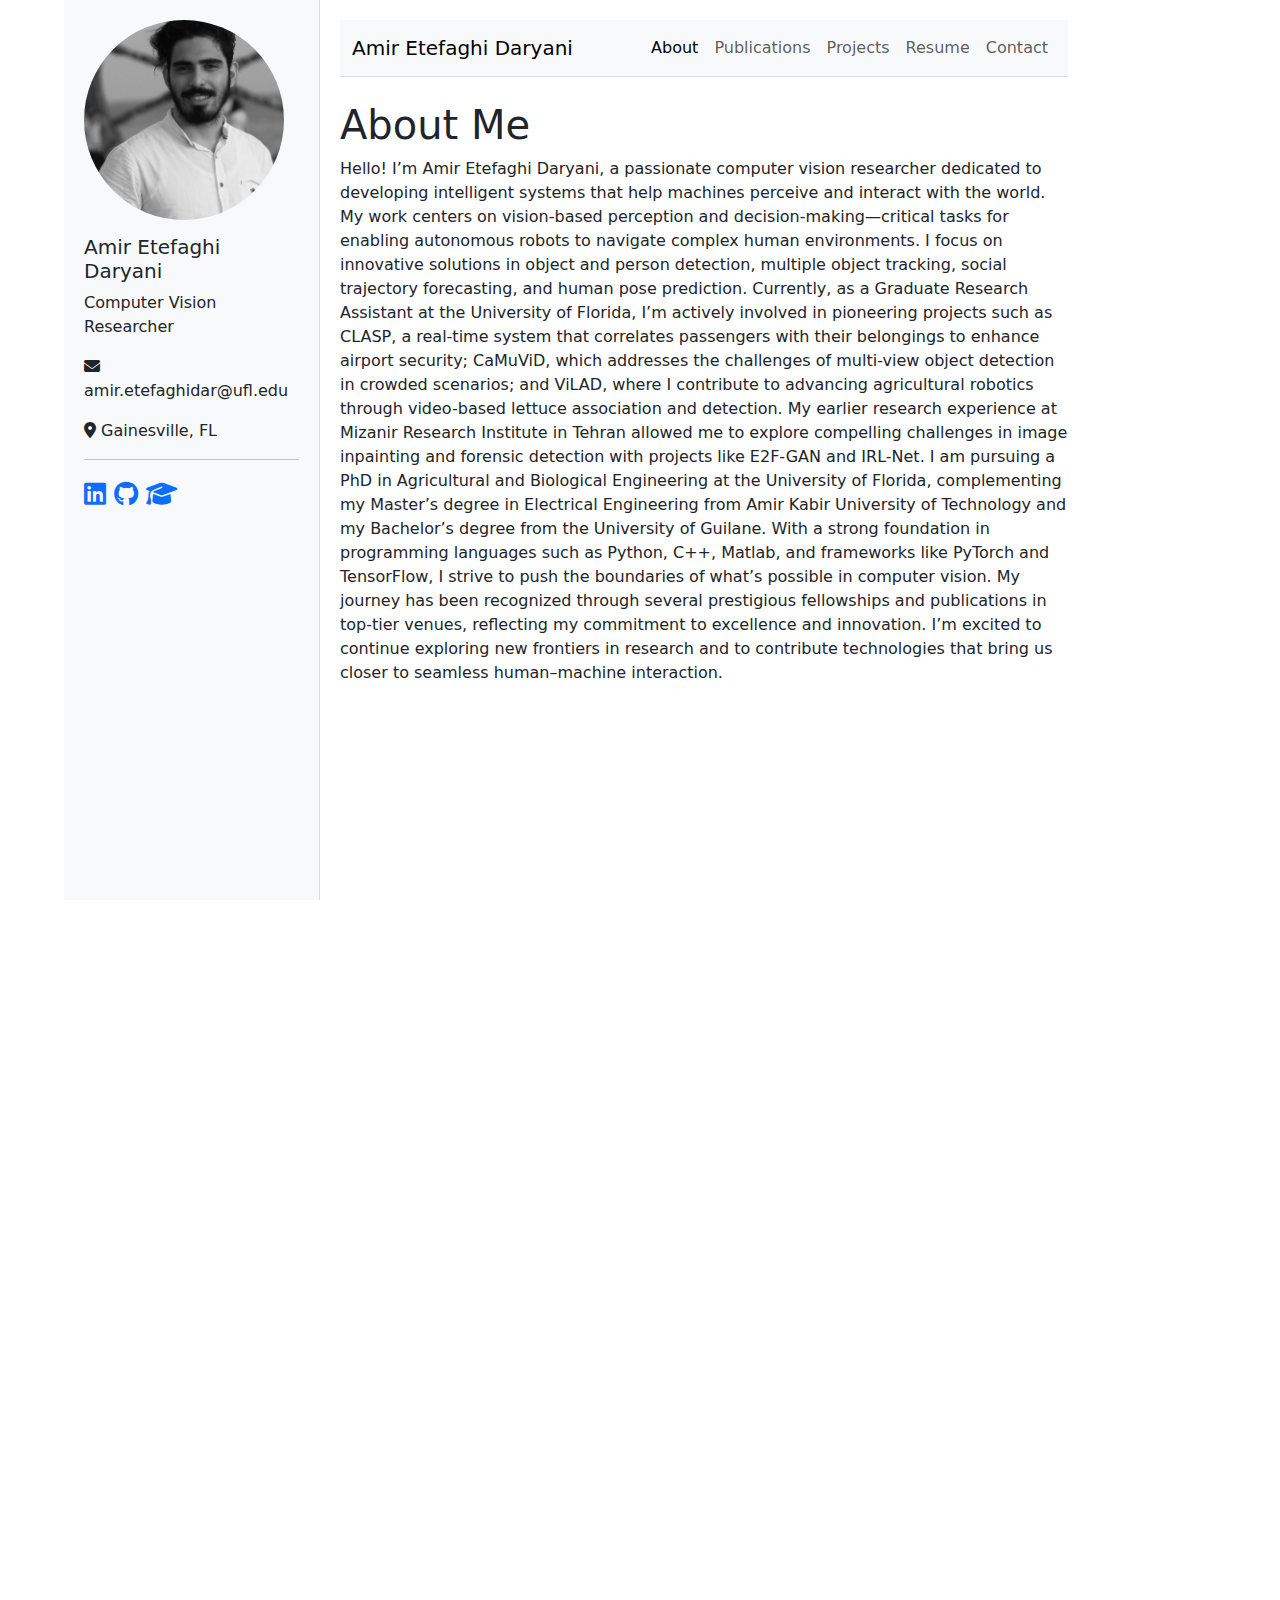
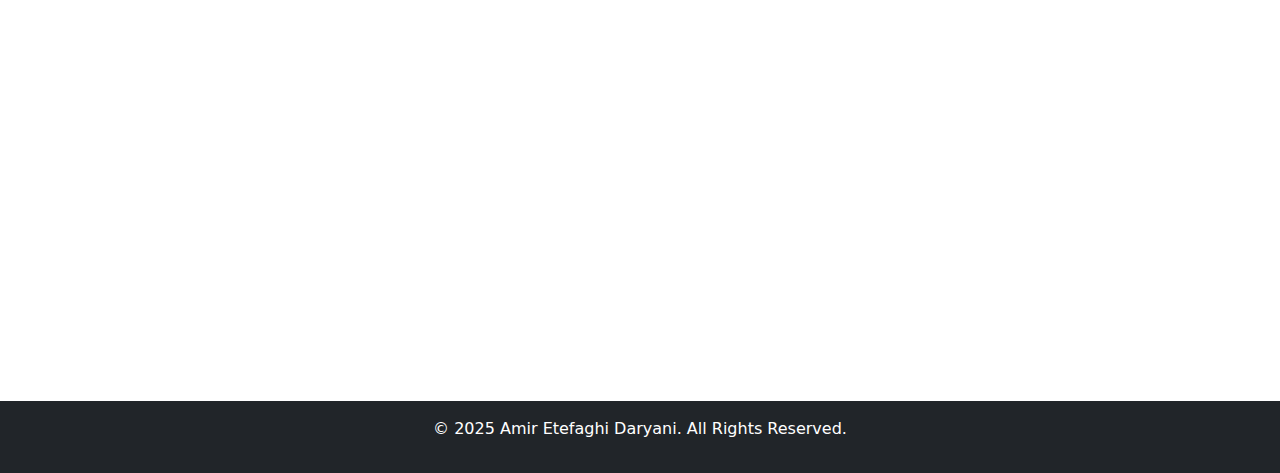
<file: about.html>
<!DOCTYPE html>
<html lang="en">
<head>
  <meta charset="UTF-8" />
  <meta name="viewport" content="width=device-width, initial-scale=1" />
  <title>About | Amir Etefaghi Daryani</title>
  <!-- Bootstrap CSS -->
  <link href="https://cdn.jsdelivr.net/npm/bootstrap@5.3.0/dist/css/bootstrap.min.css" rel="stylesheet" />
  <!-- Font Awesome -->
  <link rel="stylesheet" href="https://cdn.jsdelivr.net/npm/@fortawesome/fontawesome-free@6.4.0/css/all.min.css">
  <!-- Custom CSS -->
  <link rel="stylesheet" href="style.css" />
  <style>
    /* Navbar styling for consistency */
    .navbar {
      border-bottom: 1px solid #ddd;
    }
  </style>
</head>
<body>
  <!-- Sidebar -->
  <div class="sidebar">
    <img src="images/me.jpg" alt="Profile Picture">
    <div class="sidebar-info">
      <h5>Amir Etefaghi Daryani</h5>
      <p>Computer Vision Researcher</p>
    </div>
    <div class="contact-info">
      <p><i class="fas fa-envelope"></i> amir.etefaghidar@ufl.edu</p>
      <p><i class="fas fa-map-marker-alt"></i> Gainesville, FL</p>
    </div>
    <hr>
    <div class="social-icons">
      <a href="https://www.linkedin.com/in/amir-etefaghi/" target="_blank"><i class="fab fa-linkedin"></i></a>
      <a href="https://github.com/amiretefaghi" target="_blank"><i class="fab fa-github"></i></a>
      <a href="https://scholar.google.com/citations?user=bo6Nt6kAAAAJ&hl=en" target="_blank"><i class="fas fa-graduation-cap"></i></a>
      <!-- Add more social icons as needed -->
    </div>
  </div>  

  <!-- Main Content -->
  <div class="main-content">
    <!-- Navigation Bar -->
    <nav class="navbar navbar-expand-lg navbar-light bg-light mb-4">
      <div class="container-fluid">
        <a class="navbar-brand" href="index.html">Amir Etefaghi Daryani</a>
        <button class="navbar-toggler" type="button" data-bs-toggle="collapse" data-bs-target="#navbarNav">
          <span class="navbar-toggler-icon"></span>
        </button>
        <div class="collapse navbar-collapse" id="navbarNav">
          <ul class="navbar-nav ms-auto">
            <li class="nav-item"><a class="nav-link active" href="about.html">About</a></li>
            <li class="nav-item"><a class="nav-link" href="publications.html">Publications</a></li>
            <li class="nav-item"><a class="nav-link" href="projects.html">Projects</a></li>
            <li class="nav-item"><a class="nav-link" href="resume.html">Resume</a></li>
            <li class="nav-item"><a class="nav-link" href="contact.html">Contact</a></li>
          </ul>
        </div>
      </div>
    </nav>

    <!-- About Page Content -->
    <h1>About Me</h1>
    <p>
      Hello! I’m Amir Etefaghi Daryani, a passionate computer vision researcher dedicated to developing intelligent systems that help machines perceive and interact with the world. My work centers on vision-based perception and decision-making—critical tasks for enabling autonomous robots to navigate complex human environments. I focus on innovative solutions in object and person detection, multiple object tracking, social trajectory forecasting, and human pose prediction.

Currently, as a Graduate Research Assistant at the University of Florida, I’m actively involved in pioneering projects such as CLASP, a real-time system that correlates passengers with their belongings to enhance airport security; CaMuViD, which addresses the challenges of multi-view object detection in crowded scenarios; and ViLAD, where I contribute to advancing agricultural robotics through video-based lettuce association and detection. My earlier research experience at Mizanir Research Institute in Tehran allowed me to explore compelling challenges in image inpainting and forensic detection with projects like E2F-GAN and IRL-Net.

I am pursuing a PhD in Agricultural and Biological Engineering at the University of Florida, complementing my Master’s degree in Electrical Engineering from Amir Kabir University of Technology and my Bachelor’s degree from the University of Guilane. With a strong foundation in programming languages such as Python, C++, Matlab, and frameworks like PyTorch and TensorFlow, I strive to push the boundaries of what’s possible in computer vision.

My journey has been recognized through several prestigious fellowships and publications in top-tier venues, reflecting my commitment to excellence and innovation. I’m excited to continue exploring new frontiers in research and to contribute technologies that bring us closer to seamless human–machine interaction.
    </p>
  </div>

  <!-- Footer -->
  <footer class="bg-dark text-white text-center py-3">
    <div class="container">
      <p>&copy; 2025 Amir Etefaghi Daryani. All Rights Reserved.</p>
    </div>
  </footer>

  <!-- Bootstrap JS Bundle -->
  <script src="https://cdn.jsdelivr.net/npm/bootstrap@5.3.0/dist/js/bootstrap.bundle.min.js"></script>
</body>
</html>
</file>
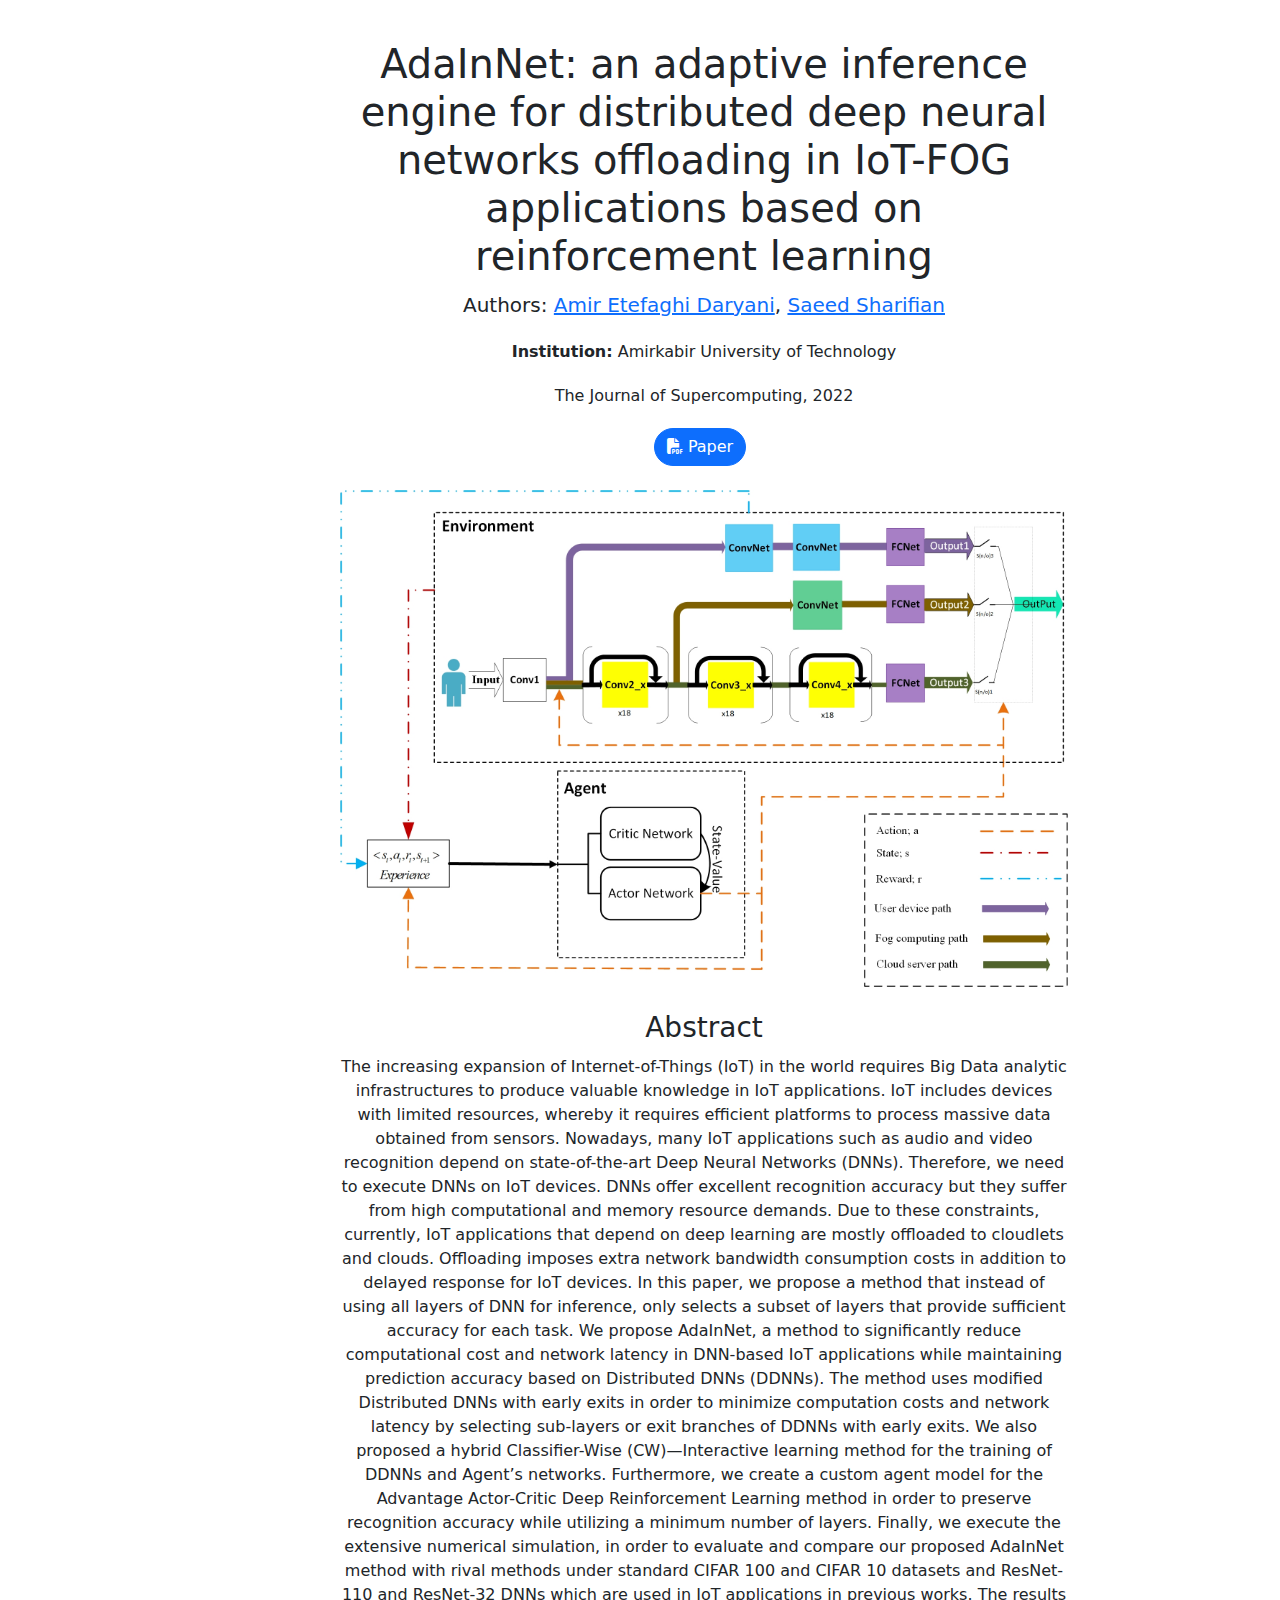
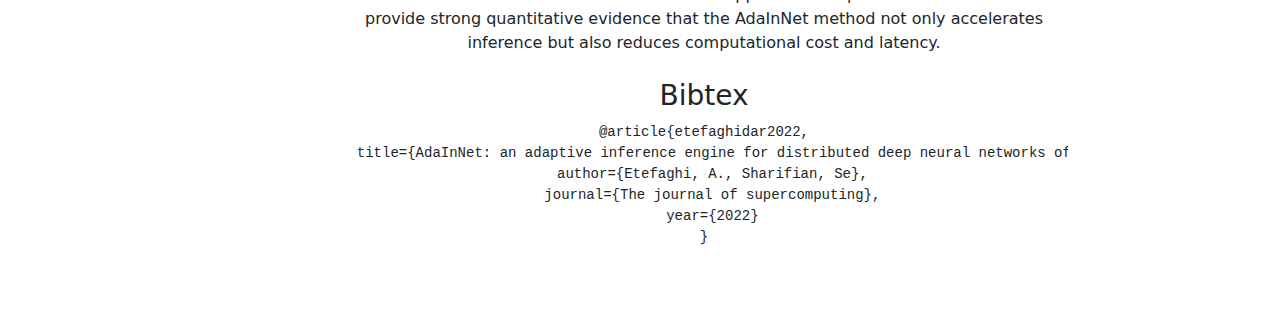
<file: AdaInNet.html>
<!DOCTYPE html>
<html lang="en">
<head>
  <meta charset="UTF-8" />
  <meta name="viewport" content="width=device-width, initial-scale=1" />
  <title>AdaInNet: an adaptive inference engine for distributed deep neural networks offloading in IoT-FOG applications based on reinforcement learning | Amir Etefaghi Daryani</title>
  <!-- Bootstrap CSS -->
  <link href="https://cdn.jsdelivr.net/npm/bootstrap@5.3.0/dist/css/bootstrap.min.css" rel="stylesheet" />
  <!-- Font Awesome -->
  <link rel="stylesheet" href="https://cdn.jsdelivr.net/npm/@fortawesome/fontawesome-free@6.4.0/css/all.min.css">
  <!-- Custom CSS -->
  <link rel="stylesheet" href="style.css" />
  <style>
    /* Rounded button styling */
    .btn-round {
      border-radius: 50px;
    }
    /* Output images carousel styling */
    .output-carousel .carousel-item {
      text-align: center;
      padding: 10px 0;
    }
    .output-carousel img {
      max-height: 250px;
      margin: 0 auto;
    }
    /* Center all text in the publication detail container */
    .publication-detail {
      text-align: center;
    }
    /* Additional spacing adjustments */
    .publication-detail h1,
    .publication-detail h3 {
      margin-top: 20px;
      margin-bottom: 10px;
    }
    .publication-detail p,
    .publication-detail pre {
      margin-bottom: 20px;
    }
  </style>
</head>
<body>
  <!-- Sidebar -->
  <!-- <div class="sidebar">
    <img src="images/me.jpg" alt="Profile Picture">
    <div class="sidebar-info">
      <h5>Amir Etefaghi Daryani</h5>
      <p>Computer Vision Researcher</p>
    </div>
    <div class="contact-info">
      <p><i class="fas fa-envelope"></i> amir.etefaghidar@ufl.edu</p>
      <p><i class="fas fa-map-marker-alt"></i> Gainesville, FL</p>
    </div>
    <hr>
    <div class="social-icons">
      <a href="https://www.linkedin.com/in/amir-etefaghi/" target="_blank"><i class="fab fa-linkedin"></i></a>
      <a href="https://github.com/amiretefaghi" target="_blank"><i class="fab fa-github"></i></a>
      <a href="https://scholar.google.com/citations?user=bo6Nt6kAAAAJ&hl=en" target="_blank"><i class="fas fa-graduation-cap"></i></a>
    </div>
  </div>   -->

  <!-- Main Content -->
  <div class="main-content">
    <!-- Navigation Bar -->
    <!-- <nav class="navbar navbar-expand-lg navbar-light bg-light mb-4">
      <div class="container-fluid">
        <a class="navbar-brand" href="index.html">Amir Etefaghi Daryani</a>
        <button class="navbar-toggler" type="button" data-bs-toggle="collapse" data-bs-target="#navbarNav">
          <span class="navbar-toggler-icon"></span>
        </button>
        <div class="collapse navbar-collapse" id="navbarNav">
          <ul class="navbar-nav ms-auto">
            <li class="nav-item"><a class="nav-link" href="about.html">About</a></li>
            <li class="nav-item"><a class="nav-link" href="publications.html">Publications</a></li>
            <li class="nav-item"><a class="nav-link" href="projects.html">Projects</a></li>
            <li class="nav-item"><a class="nav-link" href="resume.html">Resume</a></li>
            <li class="nav-item"><a class="nav-link" href="contact.html">Contact</a></li>
          </ul>
        </div>
      </div>
    </nav> -->

    <!-- Publication Detail Content -->
    <div class="publication-detail">
      <!-- Title -->
      <h1>AdaInNet: an adaptive inference engine for distributed deep neural networks offloading in IoT-FOG applications based on reinforcement learning</h1>
      
      <!-- Authors -->
      <p class="lead"><strong>Authors:</strong>
        <a href="https://amiretefaghi.github.io/" target="_blank">Amir Etefaghi Daryani</a>,
        <a href="https://scholar.google.com/citations?user=qNCI10IAAAAJ&hl=en" target="_blank">Saeed Sharifian</a> 
      </p>
      
      <!-- Institution -->
      <p><strong>Institution:</strong> Amirkabir University of Technology</p>
      
      <!-- Conference Name and Year -->
      <p>The Journal of Supercomputing, 2022</p>
      
      <!-- Round Buttons for Paper and Code Links -->
      <div class="mb-4">
        <a href="https://link.springer.com/article/10.1007/s11227-022-04728-5" target="_blank" class="btn btn-primary btn-round me-2">
          <i class="fas fa-file-pdf"></i> Paper
        </a>
        <!-- <a href="https://github.com/example/code" target="_blank" class="btn btn-secondary btn-round">
          <i class="fab fa-github"></i> Code
        </a> -->
      </div>
      
      <!-- Big Image -->
      <div class="mb-4">
        <img src="images/AdaInNet.jpg" alt="Publication Main Image" class="img-fluid">
      </div>
      
      <!-- Abstract -->
      <div class="mb-4">
        <h3>Abstract</h3>
        <p>
          The increasing expansion of Internet-of-Things (IoT) in the world requires Big Data analytic infrastructures to produce valuable knowledge in IoT applications. IoT includes devices with limited resources, whereby it requires efficient platforms to process massive data obtained from sensors. Nowadays, many IoT applications such as audio and video recognition depend on state-of-the-art Deep Neural Networks (DNNs). Therefore, we need to execute DNNs on IoT devices. DNNs offer excellent recognition accuracy but they suffer from high computational and memory resource demands. Due to these constraints, currently, IoT applications that depend on deep learning are mostly offloaded to cloudlets and clouds. Offloading imposes extra network bandwidth consumption costs in addition to delayed response for IoT devices. In this paper, we propose a method that instead of using all layers of DNN for inference, only selects a subset of layers that provide sufficient accuracy for each task. We propose AdaInNet, a method to significantly reduce computational cost and network latency in DNN-based IoT applications while maintaining prediction accuracy based on Distributed DNNs (DDNNs). The method uses modified Distributed DNNs with early exits in order to minimize computation costs and network latency by selecting sub-layers or exit branches of DDNNs with early exits. We also proposed a hybrid Classifier-Wise (CW)—Interactive learning method for the training of DDNNs and Agent’s networks. Furthermore, we create a custom agent model for the Advantage Actor-Critic Deep Reinforcement Learning method in order to preserve recognition accuracy while utilizing a minimum number of layers. Finally, we execute the extensive numerical simulation, in order to evaluate and compare our proposed AdaInNet method with rival methods under standard CIFAR 100 and CIFAR 10 datasets and ResNet-110 and ResNet-32 DNNs which are used in IoT applications in previous works. The results provide strong quantitative evidence that the AdaInNet method not only accelerates inference but also reduces computational cost and latency.
        </p>
      </div>
    
      
      <!-- Bibtex -->
      <div class="mb-4">
        <h3>Bibtex</h3>
        <pre>
@article{etefaghidar2022,
  title={AdaInNet: an adaptive inference engine for distributed deep neural networks offloading in IoT-FOG applications based on reinforcement learning.},
  author={Etefaghi, A., Sharifian, Se},
  journal={The journal of supercomputing},
  year={2022}
}
        </pre>
      </div>
      
    </div>
  </div>

  <!-- Footer -->
  <!-- <footer class="bg-dark text-white text-center py-3">
    <div class="container">
      <p>&copy; 2025 Amir Etefaghi Daryani. All Rights Reserved.</p>
    </div>
  </footer> -->

  <!-- Bootstrap JS Bundle -->
  <script src="https://cdn.jsdelivr.net/npm/bootstrap@5.3.0/dist/js/bootstrap.bundle.min.js"></script>
</body>
</html>
</file>
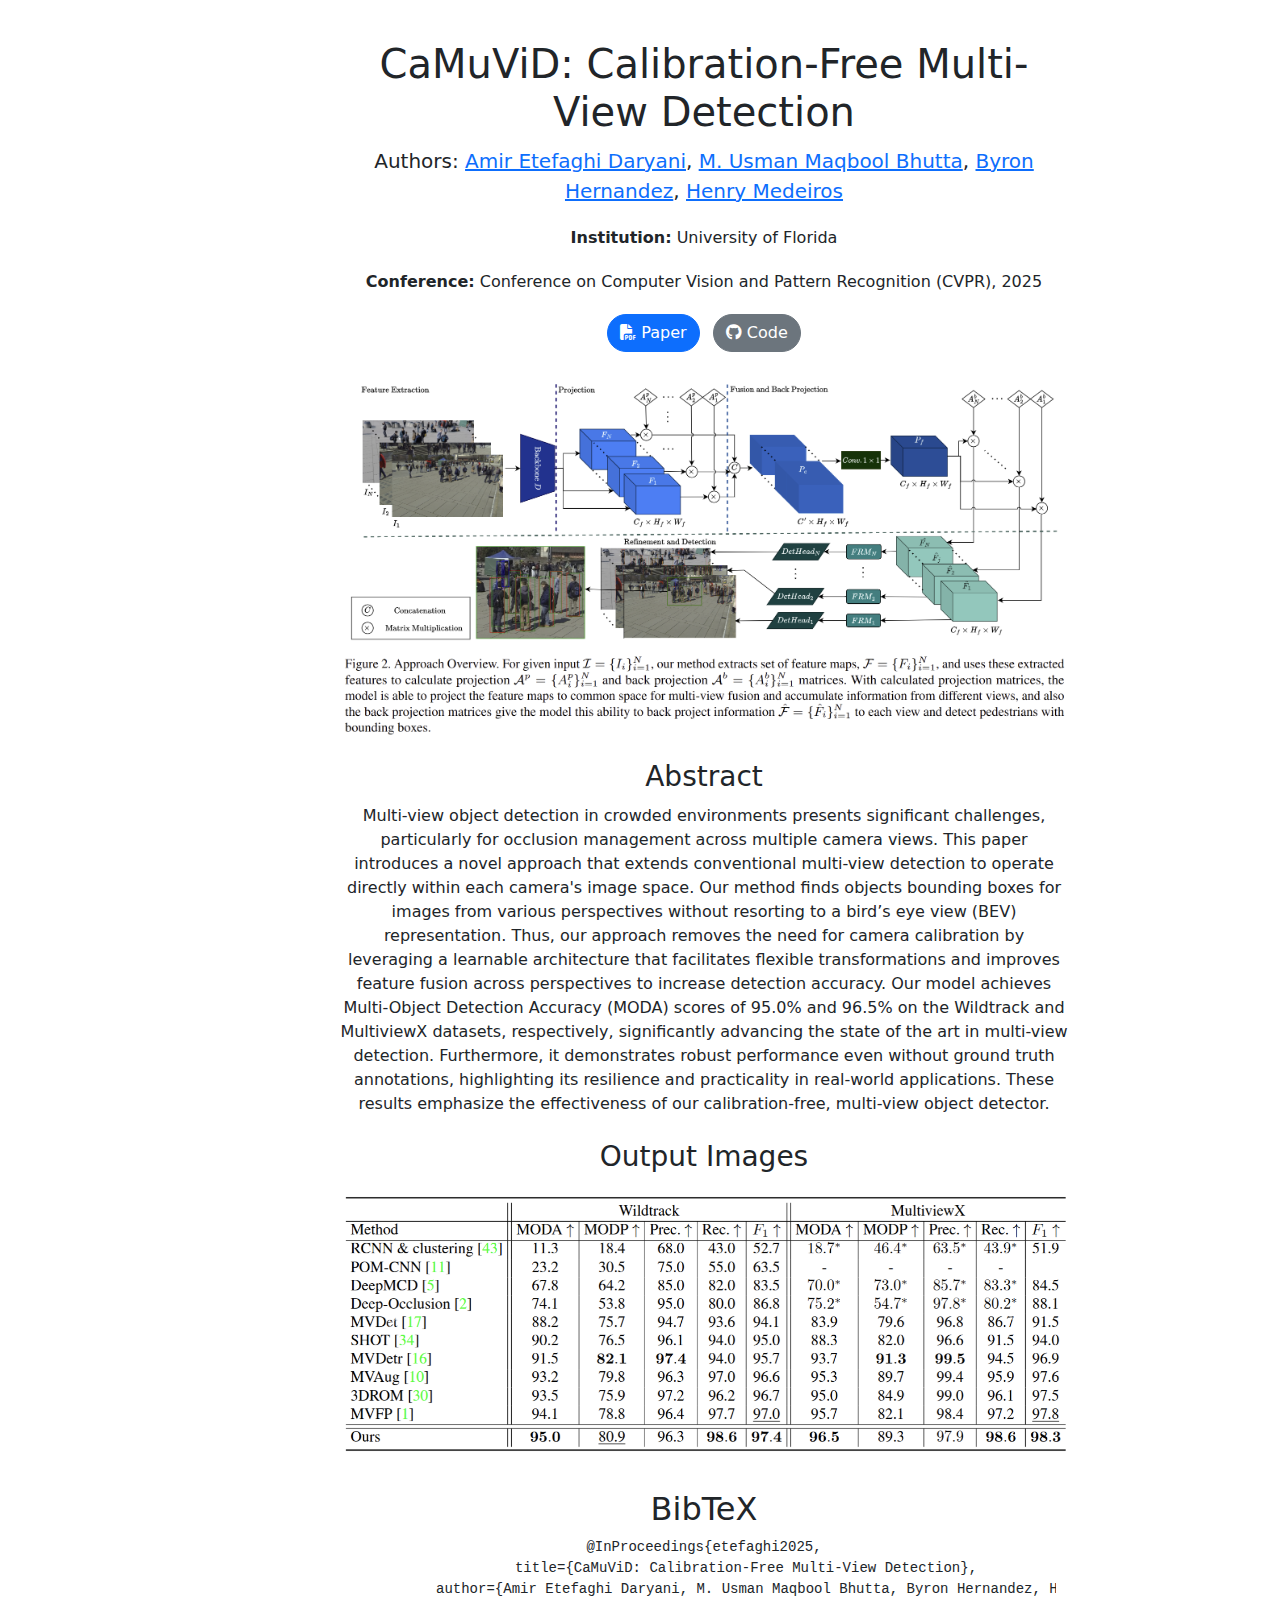
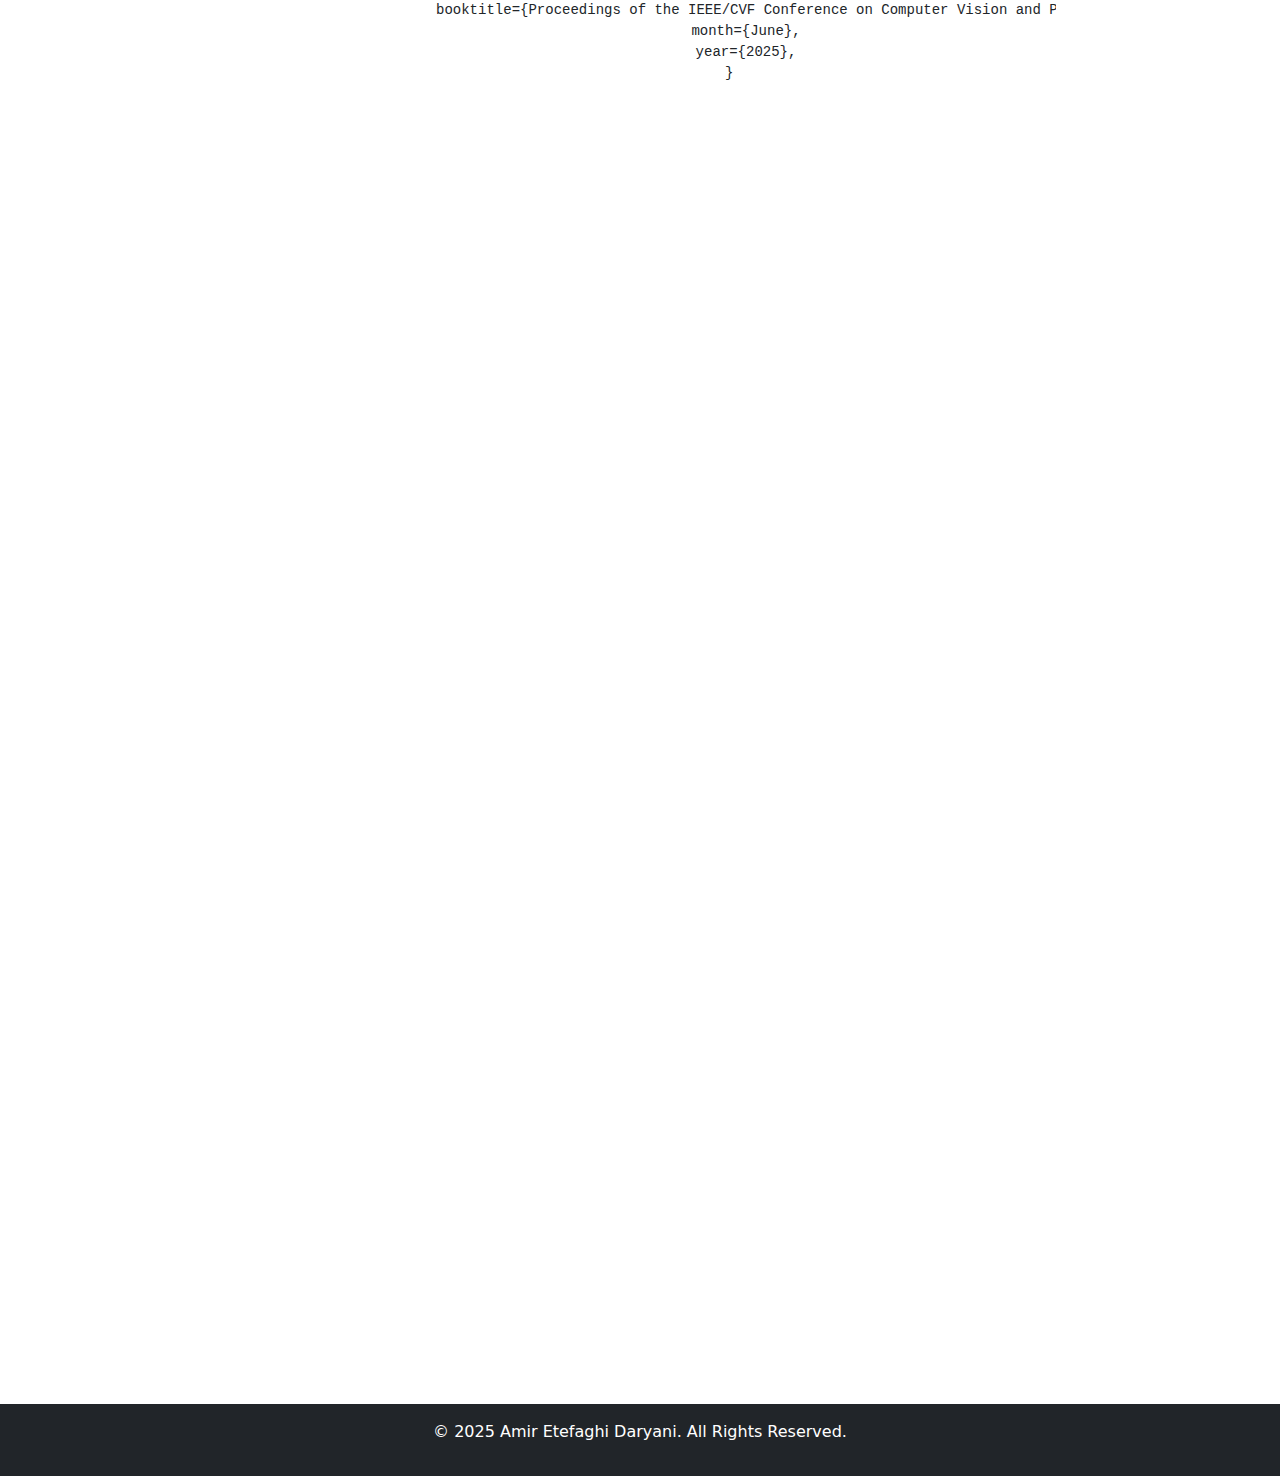
<file: Camuvid.html>
<!DOCTYPE html>
<html lang="en">
<head>
  <meta charset="UTF-8" />
  <meta name="viewport" content="width=device-width, initial-scale=1" />
  <title>CaMuViD: Calibration-Free Multi-View Detection | Amir Etefaghi Daryani</title>
  <!-- Bootstrap CSS -->
  <link href="https://cdn.jsdelivr.net/npm/bootstrap@5.3.0/dist/css/bootstrap.min.css" rel="stylesheet" />
  <!-- Font Awesome -->
  <link rel="stylesheet" href="https://cdn.jsdelivr.net/npm/@fortawesome/fontawesome-free@6.4.0/css/all.min.css">
  <!-- Custom CSS -->
  <link rel="stylesheet" href="style.css" />
  <style>
    /* Rounded button styling */
    .btn-round {
      border-radius: 50px;
    }
    /* Output images carousel styling */
    .output-carousel .carousel-item {
      text-align: center;
      padding: 10px 0;
    }
    .output-carousel img {
      max-height: auto;
      margin: 0 auto;
    }
    /* Center all text in the publication detail container */
    .publication-detail {
      text-align: center;
    }
    /* Additional spacing adjustments */
    .publication-detail h1,
    .publication-detail h3 {
      margin-top: 20px;
      margin-bottom: 10px;
    }
    .publication-detail p,
    .publication-detail pre {
      margin-bottom: 20px;
    }
  </style>
</head>
<body>
  <!-- Sidebar -->
  <!-- <div class="sidebar">
    <img src="images/me.jpg" alt="Profile Picture">
    <div class="sidebar-info">
      <h5>Amir Etefaghi Daryani</h5>
      <p>Computer Vision Researcher</p>
    </div>
    <div class="contact-info">
      <p><i class="fas fa-envelope"></i> amir.etefaghidar@ufl.edu</p>
      <p><i class="fas fa-map-marker-alt"></i> Gainesville, FL</p>
    </div>
    <hr>
    <div class="social-icons">
      <a href="https://www.linkedin.com/in/amir-etefaghi/" target="_blank"><i class="fab fa-linkedin"></i></a>
      <a href="https://github.com/amiretefaghi" target="_blank"><i class="fab fa-github"></i></a>
      <a href="https://scholar.google.com/citations?user=bo6Nt6kAAAAJ&hl=en" target="_blank"><i class="fas fa-graduation-cap"></i></a>
    </div>
  </div>   -->

  <!-- Main Content -->
  <div class="main-content">
    <!-- Navigation Bar
    <nav class="navbar navbar-expand-lg navbar-light bg-light mb-4">
      <div class="container-fluid">
        <a class="navbar-brand" href="index.html">Amir Etefaghi Daryani</a>
        <button class="navbar-toggler" type="button" data-bs-toggle="collapse" data-bs-target="#navbarNav">
          <span class="navbar-toggler-icon"></span>
        </button>
        <div class="collapse navbar-collapse" id="navbarNav">
          <ul class="navbar-nav ms-auto">
            <li class="nav-item"><a class="nav-link" href="about.html">About</a></li>
            <li class="nav-item"><a class="nav-link" href="publications.html">Publications</a></li>
            <li class="nav-item"><a class="nav-link" href="projects.html">Projects</a></li>
            <li class="nav-item"><a class="nav-link" href="resume.html">Resume</a></li>
            <li class="nav-item"><a class="nav-link" href="contact.html">Contact</a></li>
          </ul>
        </div>
      </div>
    </nav> -->

    <!-- Publication Detail Content -->
    <div class="publication-detail">
      <!-- Title -->
      <h1>CaMuViD: Calibration-Free Multi-View Detection</h1>
      
      <!-- Authors -->
      <p class="lead"><strong>Authors:</strong> 
        <a href="https://amiretefaghi.github.io/" target="_blank">Amir Etefaghi Daryani</a>, 
        <a href="https://usmanmaqbool.github.io/" target="_blank">M. Usman Maqbool Bhutta</a>, 
        <a href="https://scholar.google.com/citations?user=y4Ke4k4AAAAJ&hl=es" target="_blank">Byron Hernandez</a>, 
        <a href="https://scholar.google.com/citations?user=c9ORYhMAAAAJ&hl=en" target="_blank">Henry Medeiros</a>
      </p>
      
      <!-- Institution -->
      <p><strong>Institution:</strong> University of Florida</p>
      
      <!-- Conference Name and Year -->
      <p><strong>Conference:</strong> Conference on Computer Vision and Pattern Recognition (CVPR), 2025</p>
      
      <!-- Round Buttons for Paper and Code Links -->
      <div class="mb-4">
        <a href="https://example.com/paper.pdf" target="_blank" class="btn btn-primary btn-round me-2">
          <i class="fas fa-file-pdf"></i> Paper
        </a>
        <a href="https://github.com/example/code" target="_blank" class="btn btn-secondary btn-round">
          <i class="fab fa-github"></i> Code
        </a>
      </div>
      
      <!-- Big Image -->
      <div class="mb-4">
        <img src="images/CaMuViD.png" alt="Publication Main Image" class="img-fluid">
      </div>
      
      <!-- Abstract -->
      <div class="mb-4">
        <h3>Abstract</h3>
        <p>
          Multi-view object detection in crowded environments presents significant challenges, particularly for occlusion management across multiple camera views. This paper introduces a novel approach that extends conventional multi-view detection to operate directly within each camera's image space. Our method finds objects bounding boxes for images from various perspectives without resorting to a bird’s eye view (BEV) representation. Thus, our approach removes the need for camera calibration by leveraging a learnable architecture that facilitates flexible transformations and improves feature fusion across perspectives to increase detection accuracy. Our model achieves Multi-Object Detection Accuracy (MODA) scores of 95.0% and 96.5% on the Wildtrack and MultiviewX datasets, respectively,  significantly advancing the state of the art in multi-view detection. Furthermore, it demonstrates robust performance even without ground truth annotations, highlighting its resilience and practicality in real-world applications. These results emphasize the effectiveness of our calibration-free, multi-view object detector.
        </p>
      </div>
      
      <!-- Sliding Output Images -->
      <div class="mb-4">
        <h3>Output Images</h3>
        <div id="outputCarousel" class="carousel slide output-carousel" data-bs-ride="carousel">
          <div class="carousel-inner">
            <div class="carousel-item active">
              <img src="images/camuvid_output1.png" class="d-block w-100" alt="Output 1">
            </div>
            <div class="carousel-item">
              <img src="images/camuvid_output2.png" class="d-block w-100" alt="Output 2">
            </div>
            <div class="carousel-item">
              <img src="images/camuvid_output3.png" class="d-block w-100" alt="Output 3">
            </div>
            <!-- Add more items as needed -->
          </div>
          <button class="carousel-control-prev" type="button" data-bs-target="#outputCarousel" data-bs-slide="prev">
            <span class="carousel-control-prev-icon" aria-hidden="true"></span>
            <span class="visually-hidden">Previous</span>
          </button>
          <button class="carousel-control-next" type="button" data-bs-target="#outputCarousel" data-bs-slide="next">
            <span class="carousel-control-next-icon" aria-hidden="true"></span>
            <span class="visually-hidden">Next</span>
          </button>
        </div>
      </div>
      
      <!-- Bibtex -->

      <!--BibTex citation -->
      <section class="section" id="BibTeX">
        <div class="container is-max-desktop content">
          <h2 class="title">BibTeX</h2>
          <pre><code>@InProceedings{etefaghi2025,
          title={CaMuViD: Calibration-Free Multi-View Detection},
          author={Amir Etefaghi Daryani, M. Usman Maqbool Bhutta, Byron Hernandez, Henry Medeiros},
          booktitle={Proceedings of the IEEE/CVF Conference on Computer Vision and Pattern Recognition (CVPR)},
          month={June},
          year={2025},
      }</code></pre>
        </div>
      </section>

      <!-- <div class="mb-4">
        <h3>Bibtex</h3>
        <pre>
            @article{etefaghi2025,
              title={CaMuViD: Calibration-Free Multi-View Detection},
              author={Amir Etefaghi Daryani, M Usman Maqbool Bhutta, Byron Hernandez, Henry Medeiros},
              journal={Conference on Computer Vision and Pattern Recognition (CVPR)},
              year={2025}
            }
        </pre>
      </div> -->
      
    </div>
  </div>

  <!-- Footer -->
  <footer class="bg-dark text-white text-center py-3">
    <div class="container">
      <p>&copy; 2025 Amir Etefaghi Daryani. All Rights Reserved.</p>
    </div>
  </footer>

  <!-- Bootstrap JS Bundle -->
  <script src="https://cdn.jsdelivr.net/npm/bootstrap@5.3.0/dist/js/bootstrap.bundle.min.js"></script>
</body>
</html>
</file>
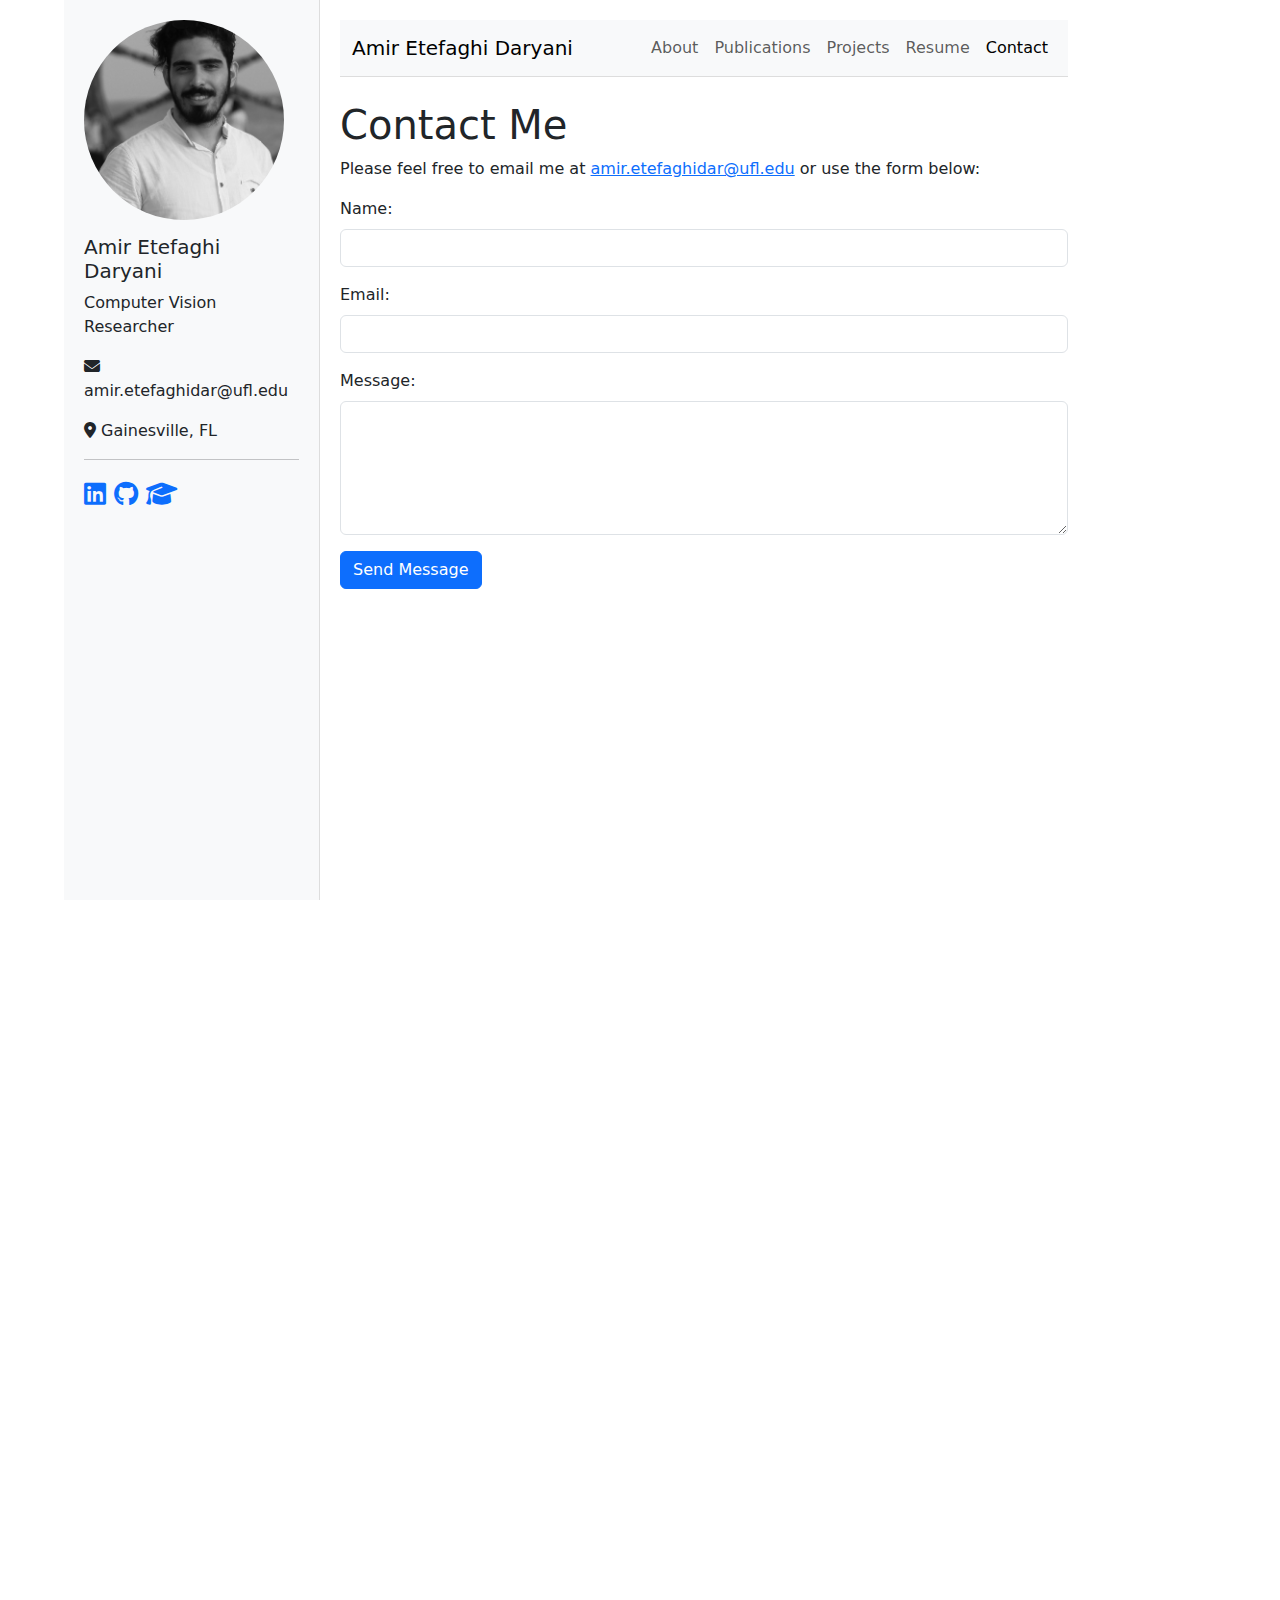
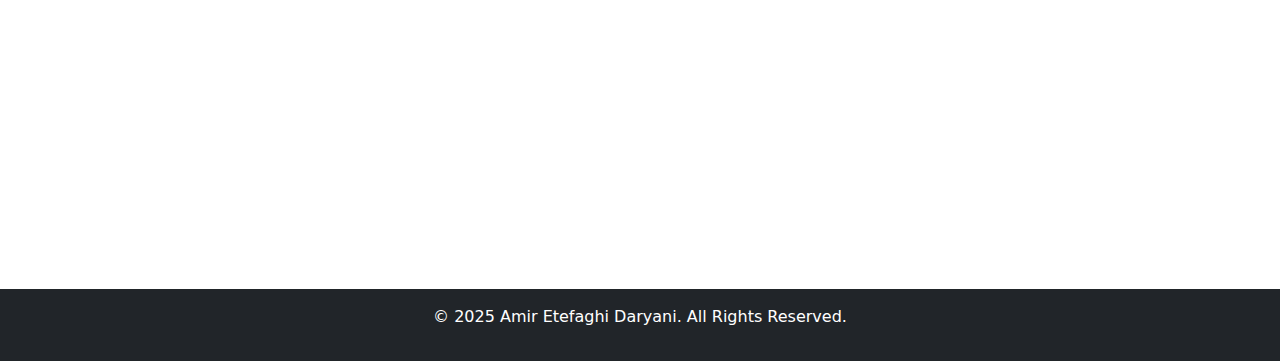
<file: contact.html>
<!DOCTYPE html>
<html lang="en">
<head>
  <meta charset="UTF-8" />
  <meta name="viewport" content="width=device-width, initial-scale=1" />
  <title>Contact | Amir Etefaghi Daryani</title>
  <link href="https://cdn.jsdelivr.net/npm/bootstrap@5.3.0/dist/css/bootstrap.min.css" rel="stylesheet" />
  <link rel="stylesheet" href="https://cdn.jsdelivr.net/npm/@fortawesome/fontawesome-free@6.4.0/css/all.min.css">
  <link rel="stylesheet" href="style.css" />
  <style>
    /* Navbar styling for consistency */
    .navbar {
      border-bottom: 1px solid #ddd;
    }
  </style>
</head>
<body>
  <!-- Sidebar -->
  <div class="sidebar">
    <img src="images/me.jpg" alt="Profile Picture">
    <div class="sidebar-info">
      <h5>Amir Etefaghi Daryani</h5>
      <p>Computer Vision Researcher</p>
    </div>
    <div class="contact-info">
      <p><i class="fas fa-envelope"></i> amir.etefaghidar@ufl.edu</p>
      <p><i class="fas fa-map-marker-alt"></i> Gainesville, FL</p>
    </div>
    <hr>
    <div class="social-icons">
      <a href="https://www.linkedin.com/in/amir-etefaghi/" target="_blank"><i class="fab fa-linkedin"></i></a>
      <a href="https://github.com/amiretefaghi" target="_blank"><i class="fab fa-github"></i></a>
      <a href="https://scholar.google.com/citations?user=bo6Nt6kAAAAJ&hl=en" target="_blank"><i class="fas fa-graduation-cap"></i></a>
      <!-- Add more social icons as needed -->
    </div>
  </div>  

  <!-- Main Content -->
  <div class="main-content">
    <nav class="navbar navbar-expand-lg navbar-light bg-light mb-4">
      <div class="container-fluid">
        <a class="navbar-brand" href="index.html">Amir Etefaghi Daryani</a>
        <button class="navbar-toggler" type="button" data-bs-toggle="collapse" data-bs-target="#navbarNav">
          <span class="navbar-toggler-icon"></span>
        </button>
        <div class="collapse navbar-collapse" id="navbarNav">
          <ul class="navbar-nav ms-auto">
            <li class="nav-item"><a class="nav-link" href="about.html">About</a></li>
            <li class="nav-item"><a class="nav-link" href="publications.html">Publications</a></li>
            <li class="nav-item"><a class="nav-link" href="projects.html">Projects</a></li>
            <li class="nav-item"><a class="nav-link" href="resume.html">Resume</a></li>
            <li class="nav-item"><a class="nav-link active" href="contact.html">Contact</a></li>
          </ul>
        </div>
      </div>
    </nav>

    <!-- Contact Content -->
    <h1>Contact Me</h1>
    <p>Please feel free to email me at <a href="mailto:amir.etefaghidar@ufl.edu">amir.etefaghidar@ufl.edu</a> or use the form below:</p>
    <form action="https://formspree.io/f/yourformid" method="POST">
      <div class="mb-3">
        <label for="name" class="form-label">Name:</label>
        <input type="text" id="name" name="name" class="form-control" required>
      </div>
      <div class="mb-3">
        <label for="email" class="form-label">Email:</label>
        <input type="email" id="email" name="_replyto" class="form-control" required>
      </div>
      <div class="mb-3">
        <label for="message" class="form-label">Message:</label>
        <textarea id="message" name="message" class="form-control" rows="5" required></textarea>
      </div>
      <button type="submit" class="btn btn-primary">Send Message</button>
    </form>
  </div>

  <!-- Footer -->
  <footer class="bg-dark text-white text-center py-3">
    <div class="container">
      <p>&copy; 2025 Amir Etefaghi Daryani. All Rights Reserved.</p>
    </div>
  </footer>

  <script src="https://cdn.jsdelivr.net/npm/bootstrap@5.3.0/dist/js/bootstrap.bundle.min.js"></script>
</body>
</html>
</file>
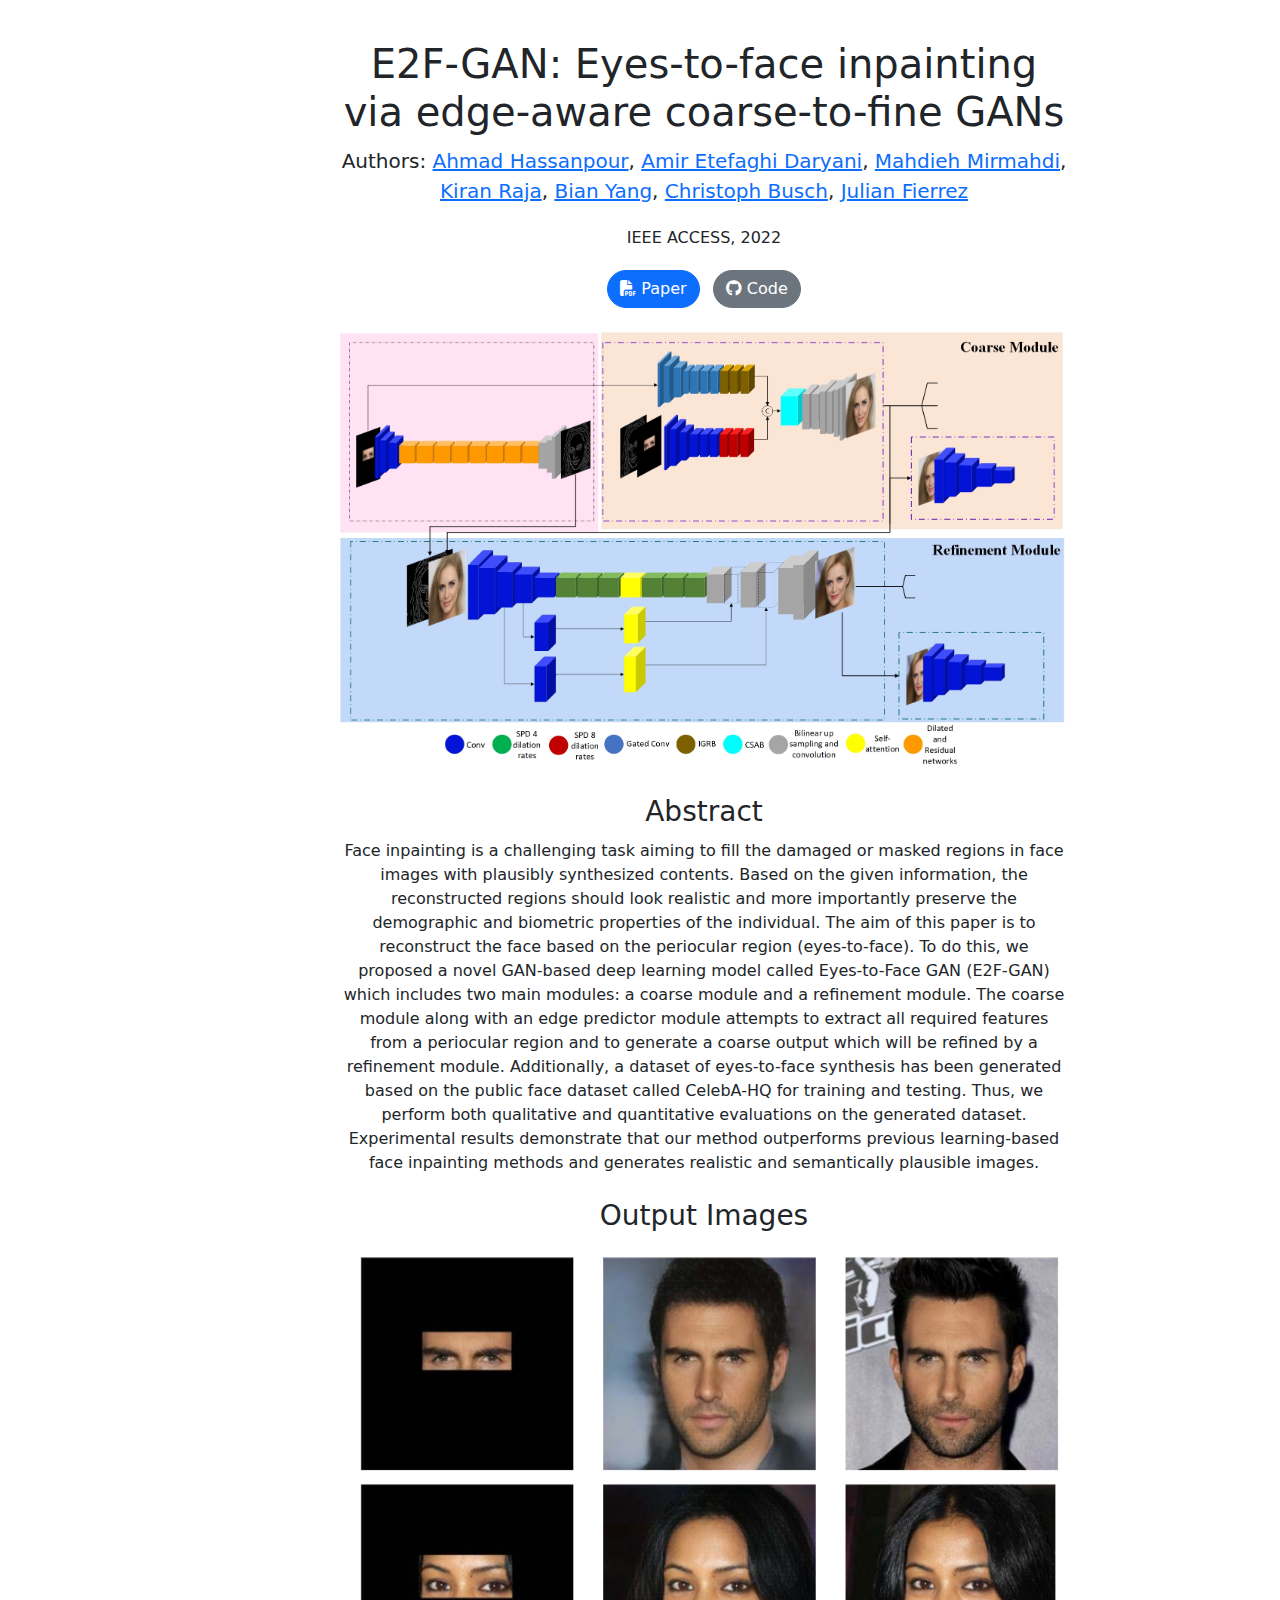
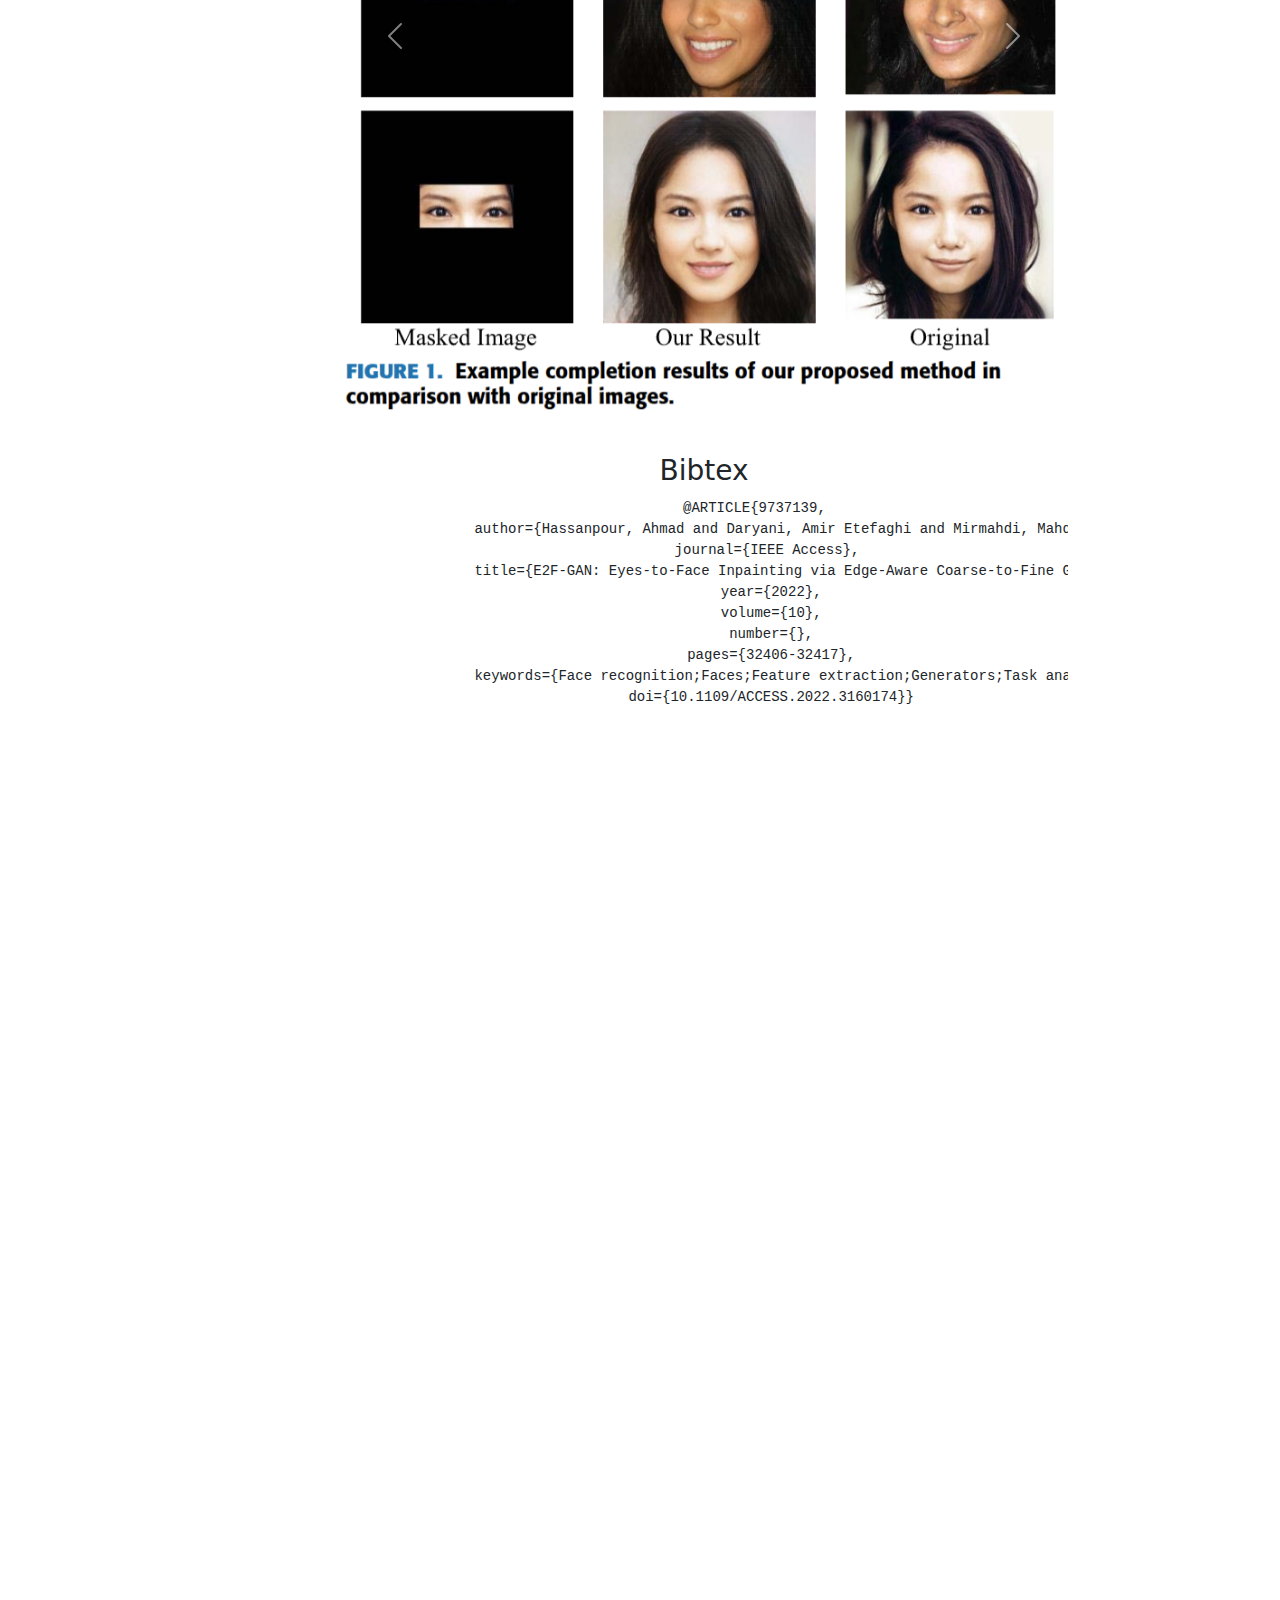
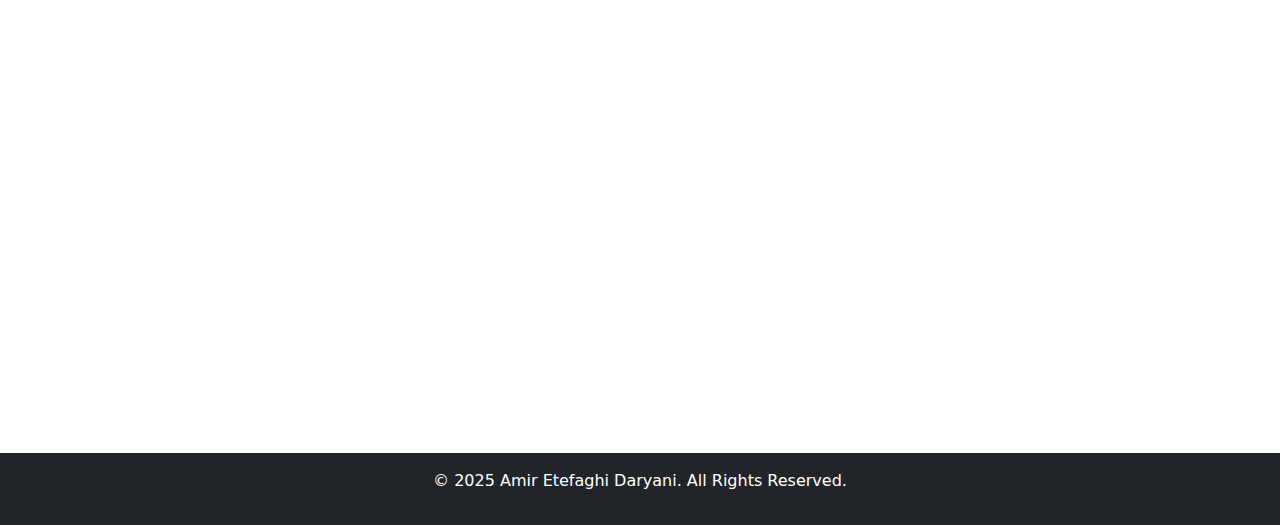
<file: EtoF.html>
<!DOCTYPE html>
<html lang="en">
<head>
  <meta charset="UTF-8" />
  <meta name="viewport" content="width=device-width, initial-scale=1" />
  <title>E2F-GAN: Eyes-to-face inpainting via edge-aware coarse-to-fine GANs | Amir Etefaghi Daryani</title>
  <!-- Bootstrap CSS -->
  <link href="https://cdn.jsdelivr.net/npm/bootstrap@5.3.0/dist/css/bootstrap.min.css" rel="stylesheet" />
  <!-- Font Awesome -->
  <link rel="stylesheet" href="https://cdn.jsdelivr.net/npm/@fortawesome/fontawesome-free@6.4.0/css/all.min.css">
  <!-- Custom CSS -->
  <link rel="stylesheet" href="style.css" />
  <style>
    /* Rounded button styling */
    .btn-round {
      border-radius: 50px;
    }
    /* Output images carousel styling */
    .output-carousel .carousel-item {
      text-align: center;
      padding: 10px 0;
    }
    .output-carousel img {
      max-height: 100%;
      margin: 0 auto;
    }
    /* Center all text in the publication detail container */
    .publication-detail {
      text-align: center;
    }
    /* Additional spacing adjustments */
    .publication-detail h1,
    .publication-detail h3 {
      margin-top: 20px;
      margin-bottom: 10px;
    }
    .publication-detail p,
    .publication-detail pre {
      margin-bottom: 20px;
    }
  </style>
</head>
<body>
  <!-- Sidebar -->
  <!-- <div class="sidebar">
    <img src="images/me.jpg" alt="Profile Picture">
    <div class="sidebar-info">
      <h5>Amir Etefaghi Daryani</h5>
      <p>Computer Vision Researcher</p>
    </div>
    <div class="contact-info">
      <p><i class="fas fa-envelope"></i> amir.etefaghidar@ufl.edu</p>
      <p><i class="fas fa-map-marker-alt"></i> Gainesville, FL</p>
    </div>
    <hr>
    <div class="social-icons">
      <a href="https://www.linkedin.com/in/amir-etefaghi/" target="_blank"><i class="fab fa-linkedin"></i></a>
      <a href="https://github.com/amiretefaghi" target="_blank"><i class="fab fa-github"></i></a>
      <a href="https://scholar.google.com/citations?user=bo6Nt6kAAAAJ&hl=en" target="_blank"><i class="fas fa-graduation-cap"></i></a>
    </div>
  </div>   -->

  <!-- Main Content -->
  <div class="main-content">
    <!-- Navigation Bar -->
    <!-- <nav class="navbar navbar-expand-lg navbar-light bg-light mb-4">
      <div class="container-fluid">
        <a class="navbar-brand" href="index.html">Amir Etefaghi Daryani</a>
        <button class="navbar-toggler" type="button" data-bs-toggle="collapse" data-bs-target="#navbarNav">
          <span class="navbar-toggler-icon"></span>
        </button>
        <div class="collapse navbar-collapse" id="navbarNav">
          <ul class="navbar-nav ms-auto">
            <li class="nav-item"><a class="nav-link" href="about.html">About</a></li>
            <li class="nav-item"><a class="nav-link" href="publications.html">Publications</a></li>
            <li class="nav-item"><a class="nav-link" href="projects.html">Projects</a></li>
            <li class="nav-item"><a class="nav-link" href="resume.html">Resume</a></li>
            <li class="nav-item"><a class="nav-link" href="contact.html">Contact</a></li>
          </ul>
        </div>
      </div>
    </nav> -->

    <!-- Publication Detail Content -->
    <div class="publication-detail">
      <!-- Title -->
      <h1>E2F-GAN: Eyes-to-face inpainting via edge-aware coarse-to-fine GANs</h1>
      
      <!-- Authors -->
      <p class="lead"><strong>Authors:</strong> 
        <a href="https://scholar.google.com/citations?user=oVOWJ5UAAAAJ&hl=en/" target="_blank">Ahmad Hassanpour</a>, 
        <a href="https://amiretefaghi.github.io/" target="_blank">Amir Etefaghi Daryani</a>, 
        <a href="https://www.linkedin.com/in/mahdieh-mirmahdi-432723211/" target="_blank">Mahdieh Mirmahdi</a>, 
        <a href="https://scholar.google.com/citations?user=U9xl9xoAAAAJ&hl=en" target="_blank">Kiran Raja</a>,
        <a href="https://scholar.google.com/citations?user=eMM6sksAAAAJ&hl=en" target="_blank">Bian Yang</a>,
        <a href="https://scholar.google.com/citations?user=qsopcXIAAAAJ&hl=en/" target="_blank">Christoph Busch</a>, 
        <a href="https://scholar.google.com/citations?user=HbG_NOoAAAAJ&hl=en/" target="_blank">Julian Fierrez</a></p>
      </p>
      
      <!-- Institution -->
      <!-- <p><strong>Institution:</strong> University/Institute Name</p> -->
      
      <!-- Conference Name and Year -->
      <p>IEEE ACCESS, 2022</p>
      
      <!-- Round Buttons for Paper and Code Links -->
      <div class="mb-4">
        <a href="https://ieeexplore.ieee.org/abstract/document/9737139" target="_blank" class="btn btn-primary btn-round me-2">
          <i class="fas fa-file-pdf"></i> Paper
        </a>
        <a href="https://github.com/amiretefaghi/E2F-GAN" target="_blank" class="btn btn-secondary btn-round">
          <i class="fab fa-github"></i> Code
        </a>
      </div>
      
      <!-- Big Image -->
      <div class="mb-4">
        <img src="images/EtoF.jpg" alt="Publication Main Image" class="img-fluid">
      </div>
      
      <!-- Abstract -->
      <div class="mb-4">
        <h3>Abstract</h3>
        <p>
            Face inpainting is a challenging task aiming to fill the damaged or masked regions in face images with plausibly synthesized contents. Based on the given information, the reconstructed regions should look realistic and more importantly preserve the demographic and biometric properties of the individual. The aim of this paper is to reconstruct the face based on the periocular region (eyes-to-face). To do this, we proposed a novel GAN-based deep learning model called Eyes-to-Face GAN (E2F-GAN) which includes two main modules: a coarse module and a refinement module. The coarse module along with an edge predictor module attempts to extract all required features from a periocular region and to generate a coarse output which will be refined by a refinement module. Additionally, a dataset of eyes-to-face synthesis has been generated based on the public face dataset called CelebA-HQ for training and testing. Thus, we perform both qualitative and quantitative evaluations on the generated dataset. Experimental results demonstrate that our method outperforms previous learning-based face inpainting methods and generates realistic and semantically plausible images. 
        </p>
      </div>
      
      <!-- Sliding Output Images -->
      <div class="mb-4">
        <h3>Output Images</h3>
        <div id="outputCarousel" class="carousel slide output-carousel" data-bs-ride="carousel">
          <div class="carousel-inner">
            <div class="carousel-item active">
              <img src="images/etof_output1.png" class="d-block w-100" alt="Output 1">
            </div>
            <div class="carousel-item">
              <img src="images/etof_output2.png" class="d-block w-100" alt="Output 2">
            </div>
            <div class="carousel-item">
              <img src="images/etof_output3.png" class="d-block w-100" alt="Output 3">
            </div>
            <!-- Add more items as needed -->
          </div>
          <button class="carousel-control-prev" type="button" data-bs-target="#outputCarousel" data-bs-slide="prev">
            <span class="carousel-control-prev-icon" aria-hidden="true"></span>
            <span class="visually-hidden">Previous</span>
          </button>
          <button class="carousel-control-next" type="button" data-bs-target="#outputCarousel" data-bs-slide="next">
            <span class="carousel-control-next-icon" aria-hidden="true"></span>
            <span class="visually-hidden">Next</span>
          </button>
        </div>
      </div>
      
      <!-- Bibtex -->
      <div class="mb-4">
        <h3>Bibtex</h3>
        <pre>
            @ARTICLE{9737139,
                author={Hassanpour, Ahmad and Daryani, Amir Etefaghi and Mirmahdi, Mahdieh and Raja, Kiran and Yang, Bian and Busch, Christoph and Fierrez, Julian},
                journal={IEEE Access}, 
                title={E2F-GAN: Eyes-to-Face Inpainting via Edge-Aware Coarse-to-Fine GANs}, 
                year={2022},
                volume={10},
                number={},
                pages={32406-32417},
                keywords={Face recognition;Faces;Feature extraction;Generators;Task analysis;Image reconstruction;Shape;Face inpainting;generative adversarial networks;image inpainting},
                doi={10.1109/ACCESS.2022.3160174}}
        </pre>
      </div>
      
    </div>
  </div>

  <!-- Footer -->
  <footer class="bg-dark text-white text-center py-3">
    <div class="container">
      <p>&copy; 2025 Amir Etefaghi Daryani. All Rights Reserved.</p>
    </div>
  </footer>

  <!-- Bootstrap JS Bundle -->
  <script src="https://cdn.jsdelivr.net/npm/bootstrap@5.3.0/dist/js/bootstrap.bundle.min.js"></script>
</body>
</html>
</file>
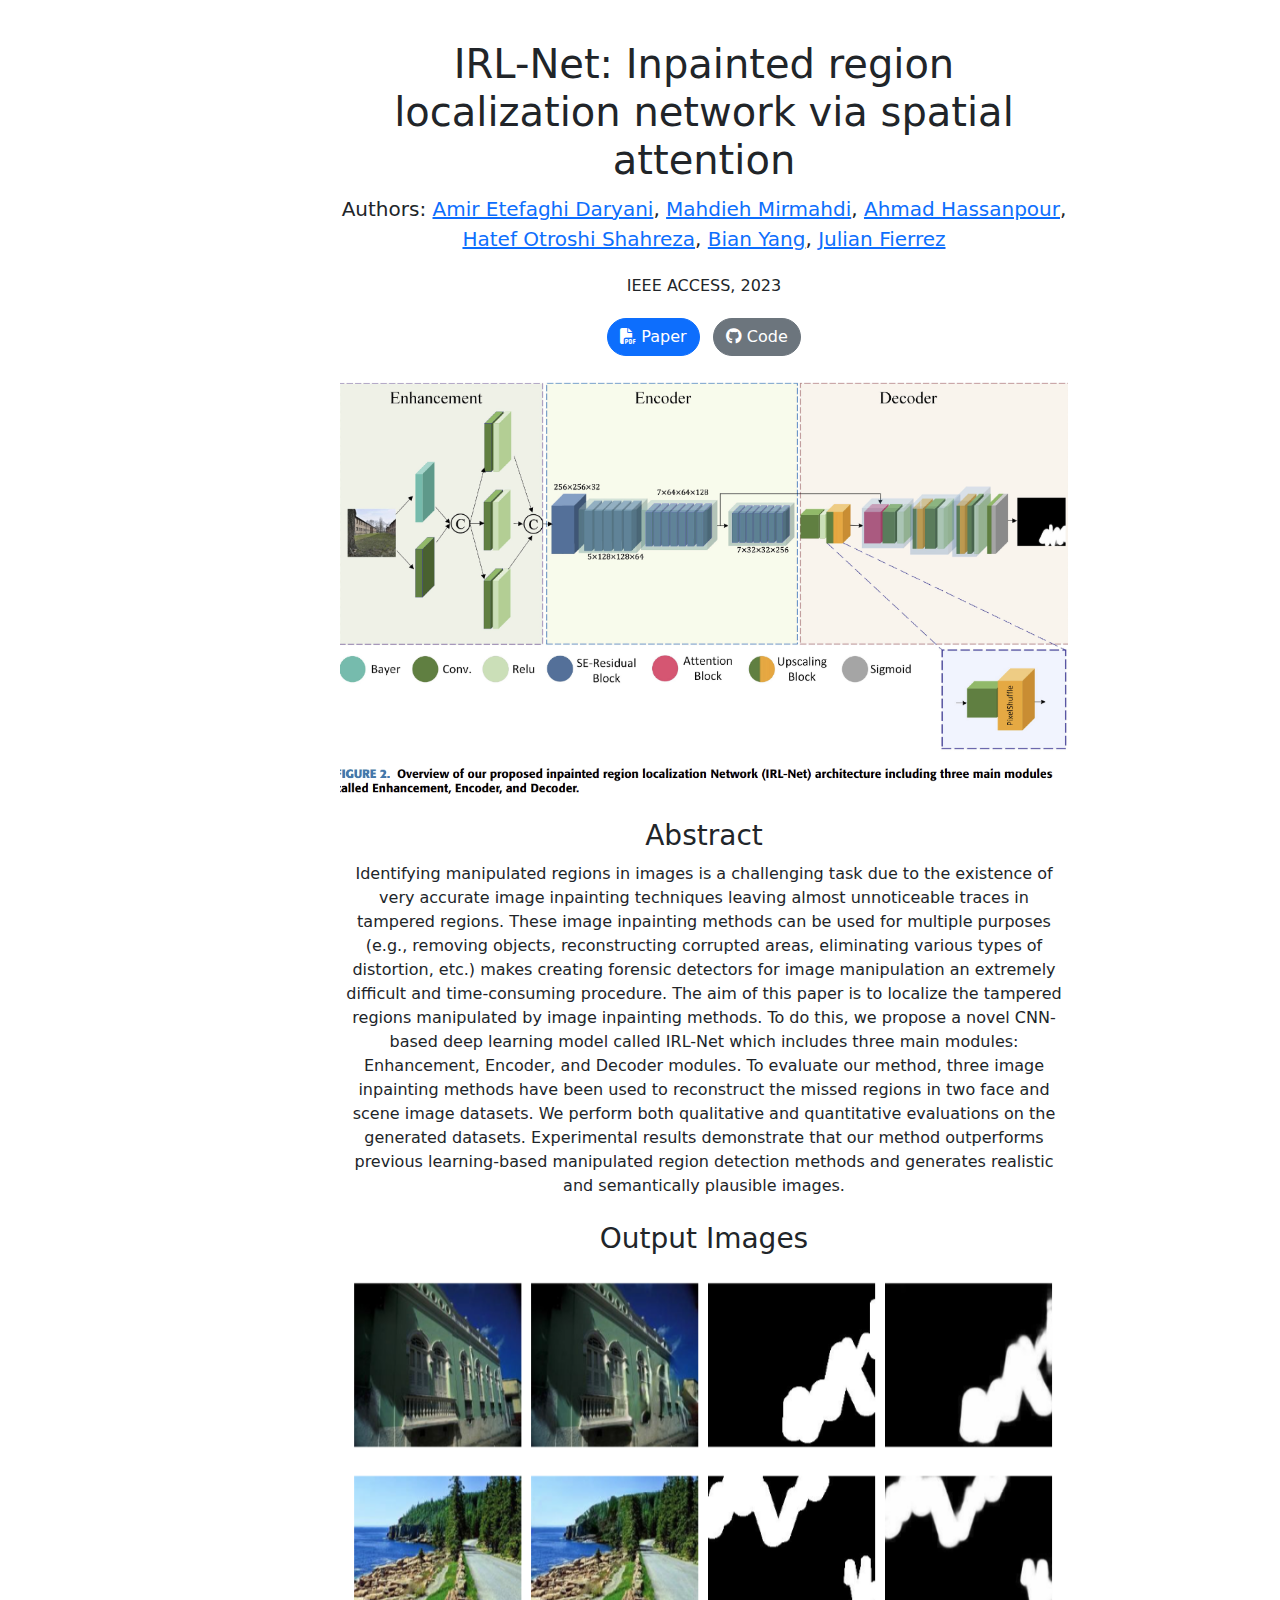
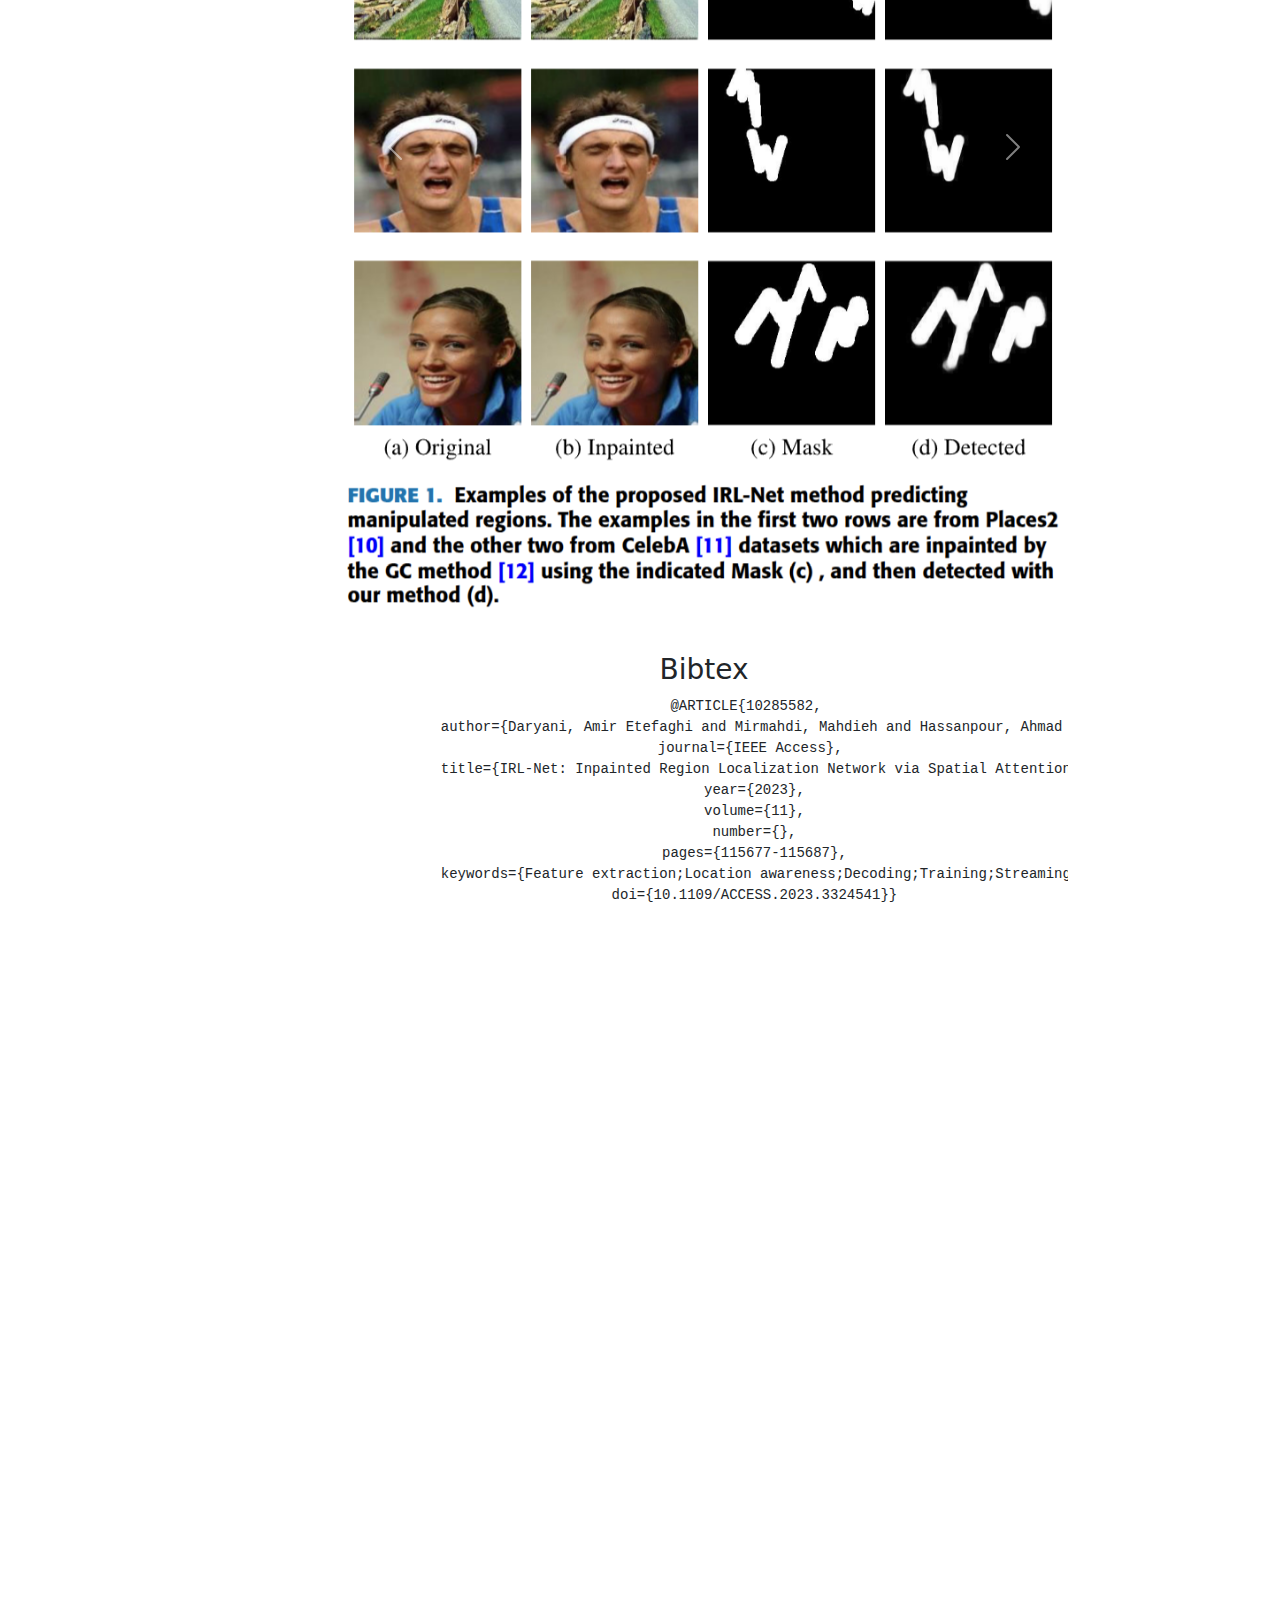
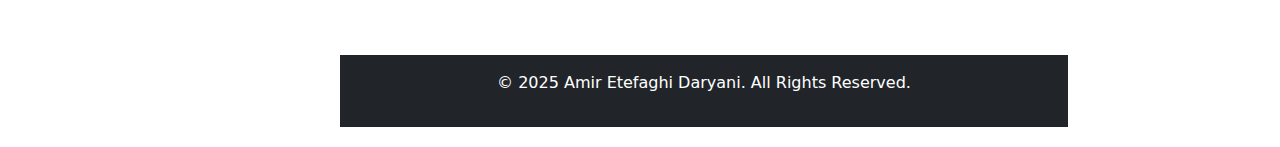
<file: IRL-Net.html>
<!DOCTYPE html>
<html lang="en">
<head>
  <meta charset="UTF-8" />
  <meta name="viewport" content="width=device-width, initial-scale=1" />
  <title>IRL-Net: Inpainted region localization network via spatial attention | Amir Etefaghi Daryani</title>
  <!-- Bootstrap CSS -->
  <link href="https://cdn.jsdelivr.net/npm/bootstrap@5.3.0/dist/css/bootstrap.min.css" rel="stylesheet" />
  <!-- Font Awesome -->
  <link rel="stylesheet" href="https://cdn.jsdelivr.net/npm/@fortawesome/fontawesome-free@6.4.0/css/all.min.css">
  <!-- Custom CSS -->
  <link rel="stylesheet" href="style.css" />
  <style>
    /* Rounded button styling */
    .btn-round {
      border-radius: 50px;
    }
    /* Output images carousel styling */
    .output-carousel .carousel-item {
      text-align: center;
      padding: 10px 0;
    }
    .output-carousel img {
      max-height: 100%;
      margin: 0 auto;
    }
    /* Center all text in the publication detail container */
    .publication-detail {
      text-align: center;
    }
    /* Additional spacing adjustments */
    .publication-detail h1,
    .publication-detail h3 {
      margin-top: 20px;
      margin-bottom: 10px;
    }
    .publication-detail p,
    .publication-detail pre {
      margin-bottom: 20px;
    }
  </style>
</head>
<body>
  <!-- Sidebar -->
  <!-- <div class="sidebar">
    <img src="images/me.jpg" alt="Profile Picture">
    <div class="sidebar-info">
      <h5>Amir Etefaghi Daryani</h5>
      <p>Computer Vision Researcher</p>
    </div>
    <div class="contact-info">
      <p><i class="fas fa-envelope"></i> amir.etefaghidar@ufl.edu</p>
      <p><i class="fas fa-map-marker-alt"></i> Gainesville, FL</p>
    </div>
    <hr>
    <div class="social-icons">
      <a href="https://www.linkedin.com/in/amir-etefaghi/" target="_blank"><i class="fab fa-linkedin"></i></a>
      <a href="https://github.com/amiretefaghi" target="_blank"><i class="fab fa-github"></i></a>
      <a href="https://scholar.google.com/citations?user=bo6Nt6kAAAAJ&hl=en" target="_blank"><i class="fas fa-graduation-cap"></i></a>
    </div>
  </div>   -->

  <!-- Main Content -->
  <div class="main-content">
    <!-- Navigation Bar -->
    <!-- <nav class="navbar navbar-expand-lg navbar-light bg-light mb-4">
      <div class="container-fluid">
        <a class="navbar-brand" href="index.html">Amir Etefaghi Daryani</a>
        <button class="navbar-toggler" type="button" data-bs-toggle="collapse" data-bs-target="#navbarNav">
          <span class="navbar-toggler-icon"></span>
        </button>
        <div class="collapse navbar-collapse" id="navbarNav">
          <ul class="navbar-nav ms-auto">
            <li class="nav-item"><a class="nav-link" href="about.html">About</a></li>
            <li class="nav-item"><a class="nav-link" href="publications.html">Publications</a></li>
            <li class="nav-item"><a class="nav-link" href="projects.html">Projects</a></li>
            <li class="nav-item"><a class="nav-link" href="resume.html">Resume</a></li>
            <li class="nav-item"><a class="nav-link" href="contact.html">Contact</a></li>
          </ul>
        </div>
      </div>
    </nav> -->

    <!-- Publication Detail Content -->
    <div class="publication-detail">
      <!-- Title -->
      <h1>IRL-Net: Inpainted region localization network via spatial attention</h1>
      
      <!-- Authors -->
      <p class="lead"><strong>Authors:</strong> 
        <a href="https://amiretefaghi.github.io/" target="_blank">Amir Etefaghi Daryani</a>, 
        <a href="https://www.linkedin.com/in/mahdieh-mirmahdi-432723211/" target="_blank">Mahdieh Mirmahdi</a>, 
        <a href="https://scholar.google.com/citations?user=oVOWJ5UAAAAJ&hl=en/" target="_blank">Ahmad Hassanpour</a>, 
        <a href="https://scholar.google.com/citations?user=zFHgwcAAAAAJ&hl=en/" target="_blank">Hatef Otroshi Shahreza</a>, 
        <a href="https://scholar.google.com/citations?user=eMM6sksAAAAJ&hl=en" target="_blank">Bian Yang</a>, 
        <a href="https://scholar.google.com/citations?user=HbG_NOoAAAAJ&hl=en/" target="_blank">Julian Fierrez</a></p>
      </p>
      
      <!-- Institution -->
      <!-- <p><strong>Institution:</strong> University/Institute Name</p> -->
      
      <!-- Conference Name and Year -->
      <p>IEEE ACCESS, 2023</p>
      
      <!-- Round Buttons for Paper and Code Links -->
      <div class="mb-4">
        <a href="https://ieeexplore.ieee.org/abstract/document/10285582" target="_blank" class="btn btn-primary btn-round me-2">
          <i class="fas fa-file-pdf"></i> Paper
        </a>
        <a href="https://github.com/amiretefaghi/IRL-Net" target="_blank" class="btn btn-secondary btn-round">
          <i class="fab fa-github"></i> Code
        </a>
      </div>
      
      <!-- Big Image -->
      <div class="mb-4">
        <img src="images/IRL-Net.png" alt="Publication Main Image" class="img-fluid">
      </div>
      
      <!-- Abstract -->
      <div class="mb-4">
        <h3>Abstract</h3>
        <p>
          Identifying manipulated regions in images is a challenging task due to the existence of very accurate image inpainting techniques leaving almost unnoticeable traces in tampered regions. These image inpainting methods can be used for multiple purposes (e.g., removing objects, reconstructing corrupted areas, eliminating various types of distortion, etc.) makes creating forensic detectors for image manipulation an extremely difficult and time-consuming procedure. The aim of this paper is to localize the tampered regions manipulated by image inpainting methods. To do this, we propose a novel CNN-based deep learning model called IRL-Net which includes three main modules: Enhancement, Encoder, and Decoder modules. To evaluate our method, three image inpainting methods have been used to reconstruct the missed regions in two face and scene image datasets. We perform both qualitative and quantitative evaluations on the generated datasets. Experimental results demonstrate that our method outperforms previous learning-based manipulated region detection methods and generates realistic and semantically plausible images.
        </p>
      </div>
      
      <!-- Sliding Output Images -->
      <div class="mb-4">
        <h3>Output Images</h3>
        <div id="outputCarousel" class="carousel slide output-carousel" data-bs-ride="carousel">
          <div class="carousel-inner">
            <div class="carousel-item active">
              <img src="images/irl_output1.png" class="d-block w-100" alt="Output 1">
            </div>
            <div class="carousel-item">
              <img src="images/irl_output2.png" class="d-block w-100" alt="Output 2">
            </div>
            <div class="carousel-item">
              <img src="images/irl_output3.png" class="d-block w-100" alt="Output 3">
            </div>
            <!-- Add more items as needed -->
          </div>
          <button class="carousel-control-prev" type="button" data-bs-target="#outputCarousel" data-bs-slide="prev">
            <span class="carousel-control-prev-icon" aria-hidden="true"></span>
            <span class="visually-hidden">Previous</span>
          </button>
          <button class="carousel-control-next" type="button" data-bs-target="#outputCarousel" data-bs-slide="next">
            <span class="carousel-control-next-icon" aria-hidden="true"></span>
            <span class="visually-hidden">Next</span>
          </button>
        </div>
      </div>
      
      <!-- Bibtex -->
      <div class="mb-4">
        <h3>Bibtex</h3>
        <pre>
          @ARTICLE{10285582,
            author={Daryani, Amir Etefaghi and Mirmahdi, Mahdieh and Hassanpour, Ahmad and Shahreza, Hatef Otroshi and Yang, Bian and Fierrez, Julian},
            journal={IEEE Access}, 
            title={IRL-Net: Inpainted Region Localization Network via Spatial Attention}, 
            year={2023},
            volume={11},
            number={},
            pages={115677-115687},
            keywords={Feature extraction;Location awareness;Decoding;Training;Streaming media;Image reconstruction;Convolutional neural networks;Forensics;Image forensics;image inpainting;image manipulation detection},
            doi={10.1109/ACCESS.2023.3324541}}
        </pre>
      </div>
      
    </div>
    <!-- Footer -->
    <footer class="bg-dark text-white text-center py-3">
      <div class="container">
        <p>&copy; 2025 Amir Etefaghi Daryani. All Rights Reserved.</p>
      </div>
    </footer>
  </div>


  <!-- Bootstrap JS Bundle -->
  <script src="https://cdn.jsdelivr.net/npm/bootstrap@5.3.0/dist/js/bootstrap.bundle.min.js"></script>
</body>
</html>
</file>
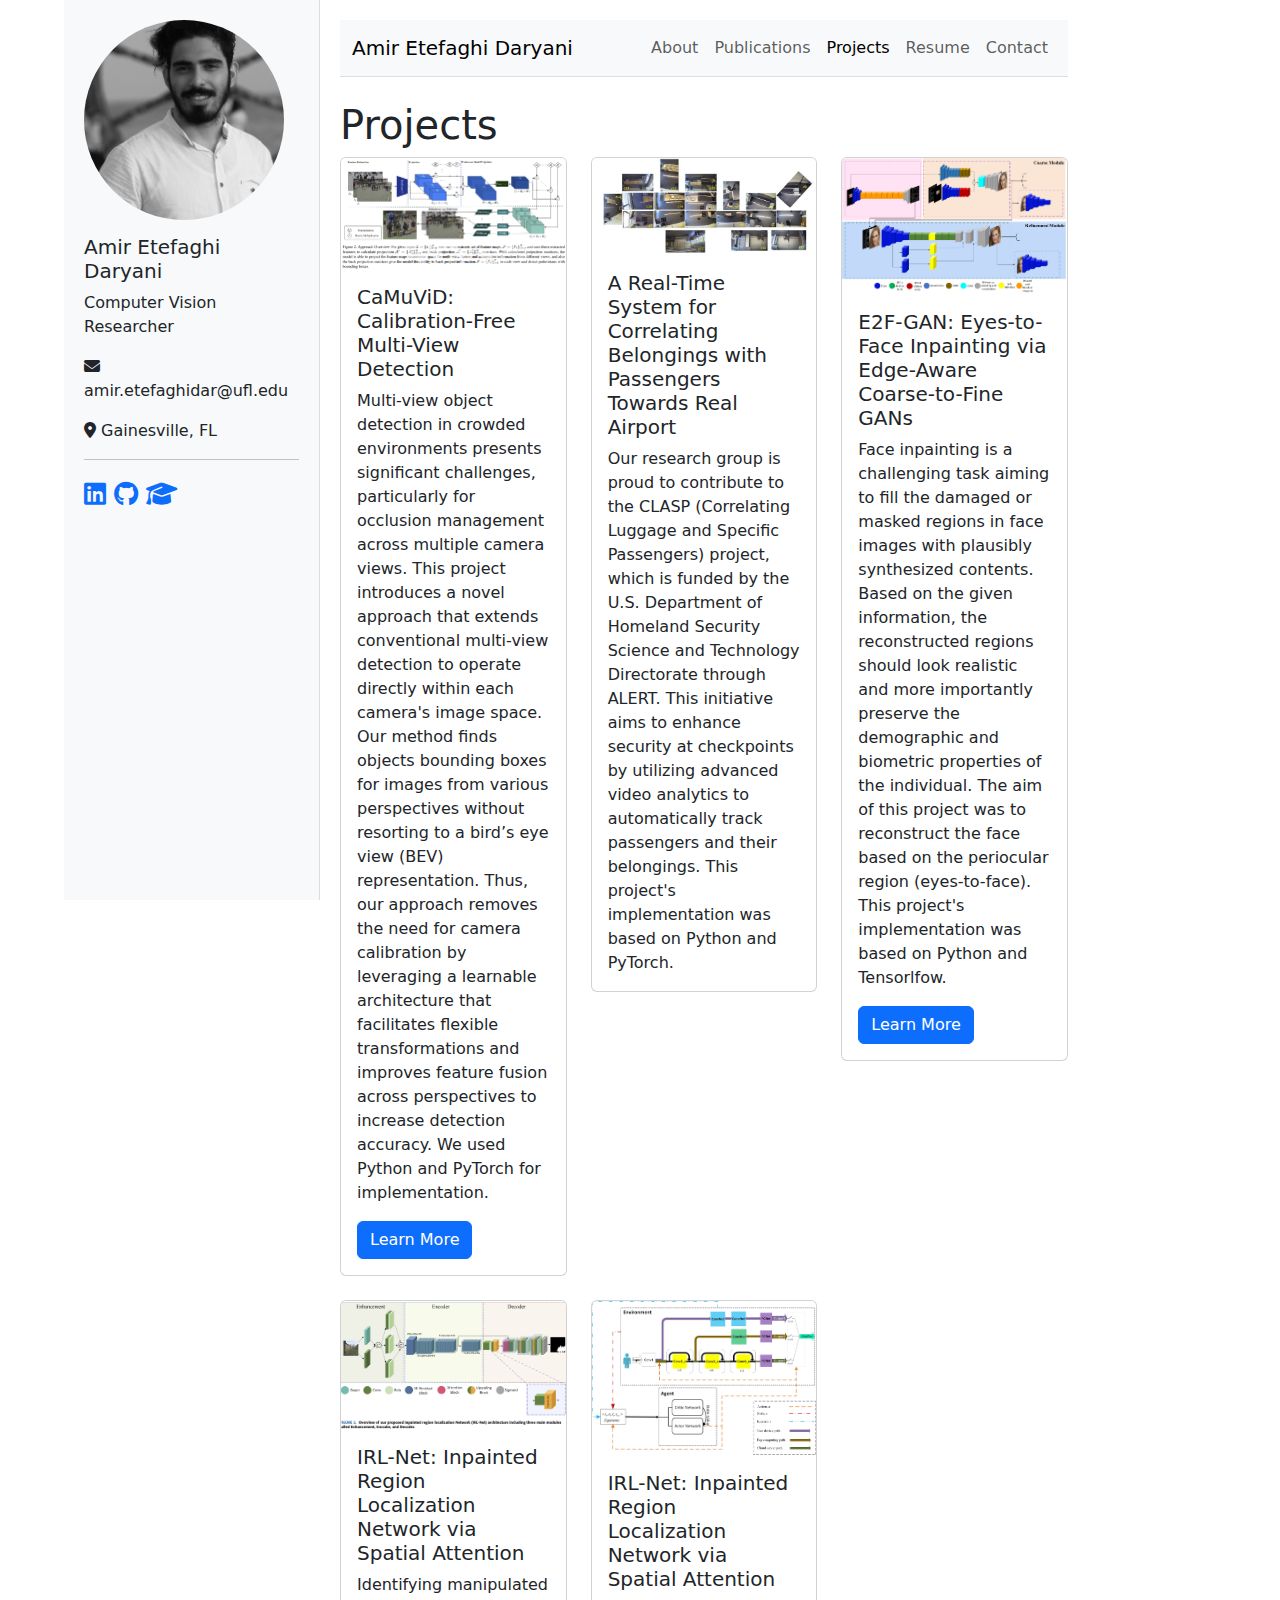
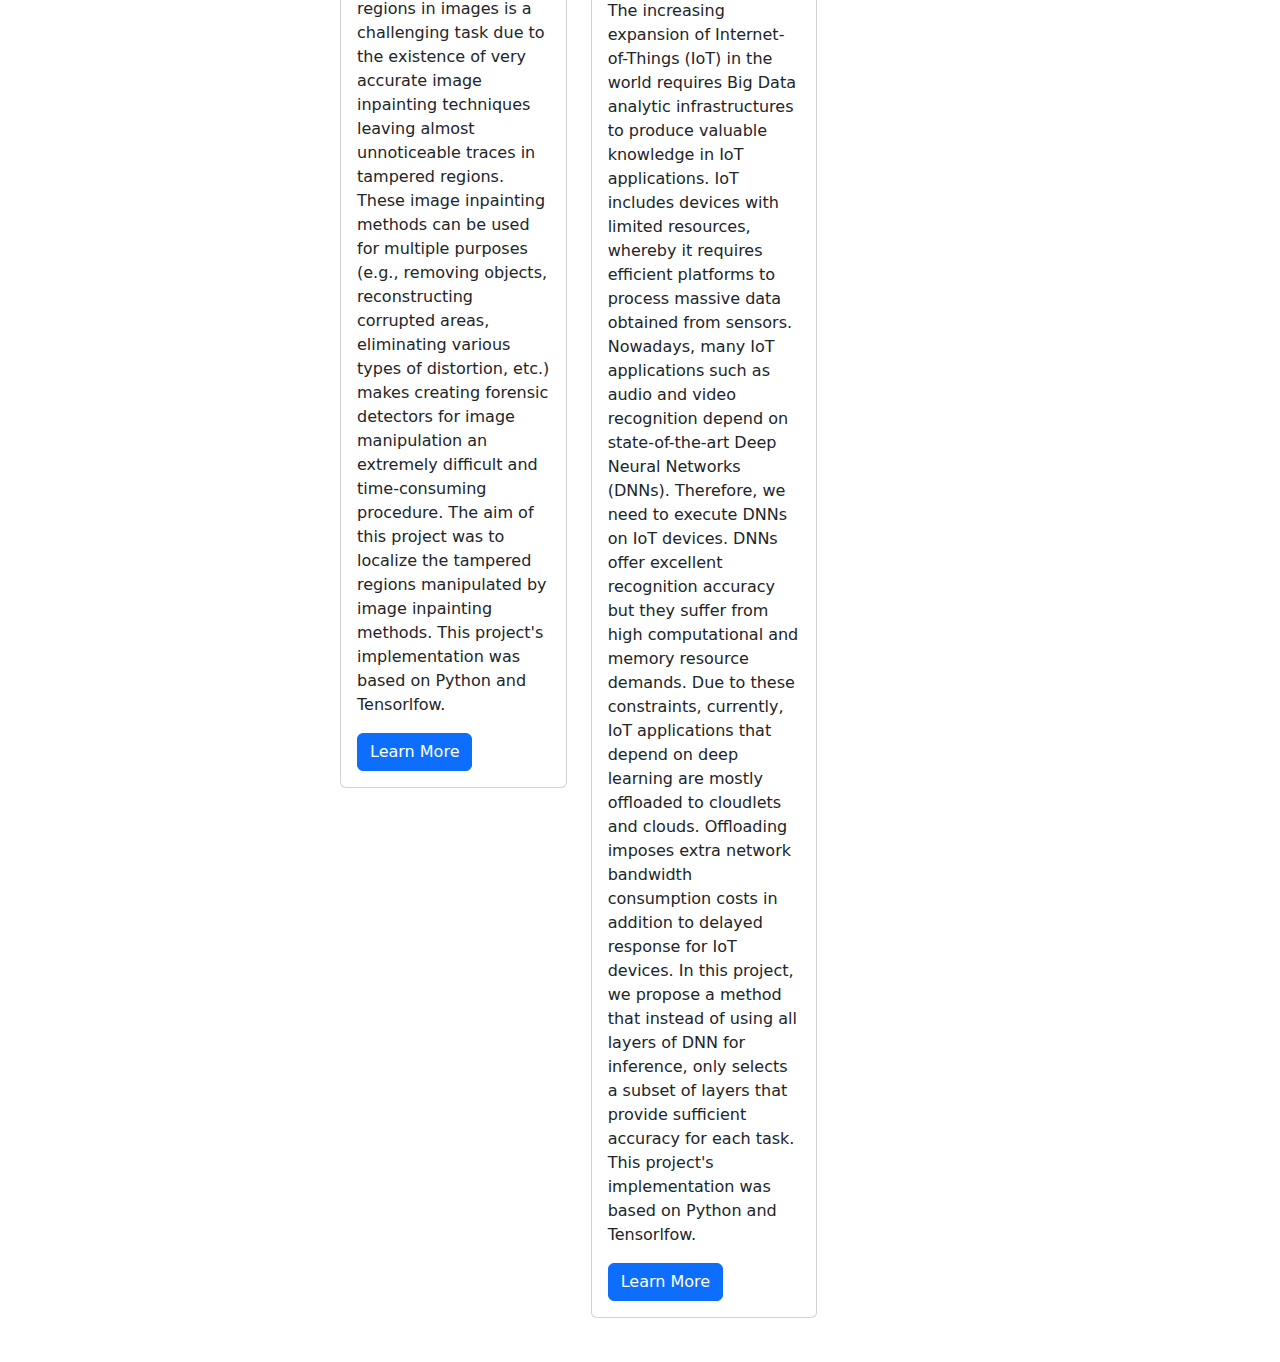
<file: projects.html>
<!DOCTYPE html>
<html lang="en">
<head>
  <meta charset="UTF-8" />
  <meta name="viewport" content="width=device-width, initial-scale=1" />
  <title>Projects | Amir Etefaghi Daryani</title>
  <link href="https://cdn.jsdelivr.net/npm/bootstrap@5.3.0/dist/css/bootstrap.min.css" rel="stylesheet" />
  <link rel="stylesheet" href="https://cdn.jsdelivr.net/npm/@fortawesome/fontawesome-free@6.4.0/css/all.min.css">
  <link rel="stylesheet" href="style.css" />
  <style>
    /* Navbar styling for consistency */
    .navbar {
      border-bottom: 1px solid #ddd;
    }
  </style>
</head>
<body>
  <!-- Sidebar -->
  <div class="sidebar">
    <img src="images/me.jpg" alt="Profile Picture">
    <div class="sidebar-info">
      <h5>Amir Etefaghi Daryani</h5>
      <p>Computer Vision Researcher</p>
    </div>
    <div class="contact-info">
      <p><i class="fas fa-envelope"></i> amir.etefaghidar@ufl.edu</p>
      <p><i class="fas fa-map-marker-alt"></i> Gainesville, FL</p>
    </div>
    <hr>
    <div class="social-icons">
      <a href="https://www.linkedin.com/in/amir-etefaghi/" target="_blank"><i class="fab fa-linkedin"></i></a>
      <a href="https://github.com/amiretefaghi" target="_blank"><i class="fab fa-github"></i></a>
      <a href="https://scholar.google.com/citations?user=bo6Nt6kAAAAJ&hl=en" target="_blank"><i class="fas fa-graduation-cap"></i></a>
      <!-- Add more social icons as needed -->
    </div>
  </div>  

  <!-- Main Content -->
  <div class="main-content">
    <nav class="navbar navbar-expand-lg navbar-light bg-light mb-4">
      <div class="container-fluid">
        <a class="navbar-brand" href="index.html">Amir Etefaghi Daryani</a>
        <button class="navbar-toggler" type="button" data-bs-toggle="collapse" data-bs-target="#navbarNav">
          <span class="navbar-toggler-icon"></span>
        </button>
        <div class="collapse navbar-collapse" id="navbarNav">
          <ul class="navbar-nav ms-auto">
            <li class="nav-item"><a class="nav-link" href="about.html">About</a></li>
            <li class="nav-item"><a class="nav-link" href="publications.html">Publications</a></li>
            <li class="nav-item"><a class="nav-link active" href="projects.html">Projects</a></li>
            <li class="nav-item"><a class="nav-link" href="resume.html">Resume</a></li>
            <li class="nav-item"><a class="nav-link" href="contact.html">Contact</a></li>
          </ul>
        </div>
      </div>
    </nav>

    <!-- Projects Content -->
    <h1>Projects</h1>
    <div class="row">
      <div class="col-md-4">
        <div class="card mb-4">
          <img src="images/CaMuViD.png" class="card-img-top" alt="Project 1">
          <div class="card-body">
            <h5 class="card-title">CaMuViD: Calibration-Free Multi-View Detection</h5>
            <p class="card-text">Multi-view object detection in crowded environments presents significant challenges, particularly for occlusion management across multiple camera views. 
              This project introduces a novel approach that extends conventional multi-view detection to operate directly within each camera's image space. 
              Our method finds objects bounding boxes for images from various perspectives without resorting to a bird’s eye view (BEV) representation. 
              Thus, our approach removes the need for camera calibration by leveraging a learnable architecture that facilitates flexible transformations and improves feature fusion across perspectives to increase detection accuracy. 
              We used Python and PyTorch for implementation.</p>
            <a target="_blank" rel="noopener noreferrer" href="Camuvid.html" class="btn btn-primary">Learn More</a>
          </div>
        </div>
      </div>
      <div class="col-md-4">
        <div class="card mb-4">
          <img src="images/clasp.png" class="card-img-top" alt="Project 5">
          <div class="card-body">
            <h5 class="card-title">A Real-Time System for Correlating Belongings with Passengers Towards Real Airport</h5>
            <p class="card-text">Our research group is proud to contribute to the CLASP (Correlating Luggage and Specific Passengers) project, which is
              funded by the U.S. Department of Homeland Security Science and Technology Directorate through ALERT. This initiative
              aims to enhance security at checkpoints by utilizing advanced video analytics to automatically track passengers and their
              belongings. This project's implementation was based on Python and PyTorch.</p>
            <!-- <a href="Camuvid.html" class="btn btn-primary">Learn More</a> -->
          </div>
        </div>
      </div>
      <div class="col-md-4">
        <div class="card mb-4">
          <img src="images/EtoF.jpg" class="card-img-top" alt="Project 3">
          <div class="card-body">
            <h5 class="card-title">E2F-GAN: Eyes-to-Face Inpainting via Edge-Aware Coarse-to-Fine GANs</h5>
            <p class="card-text">Face inpainting is a challenging task aiming to fill the damaged or masked regions in face images with plausibly
              synthesized contents. Based on the given information, the reconstructed regions should look realistic and more
              importantly preserve the demographic and biometric properties of the individual. The aim of this project was to
              reconstruct the face based on the periocular region (eyes-to-face). This project's implementation was based on Python and Tensorlfow.</p>
            <a target="_blank" rel="noopener noreferrer" href="EtoF.html" class="btn btn-primary">Learn More</a>
          </div>
        </div>
      </div>
      <div class="col-md-4">
        <div class="card mb-4">
          <img src="images/IRL-Net.png" class="card-img-top" alt="Project 4">
          <div class="card-body">
            <h5 class="card-title">IRL-Net: Inpainted Region Localization Network via Spatial Attention</h5>
            <p class="card-text">Identifying manipulated regions in images is a challenging task due to the existence of very accurate image inpainting
              techniques leaving almost unnoticeable traces in tampered regions. These image inpainting methods can be used for
              multiple purposes (e.g., removing objects, reconstructing corrupted areas, eliminating various types of distortion, etc.)
              makes creating forensic detectors for image manipulation an extremely difficult and time-consuming procedure. The aim
              of this project was to localize the tampered regions manipulated by image inpainting methods.
              This project's implementation was based on Python and Tensorlfow.</p>
            <a target="_blank" rel="noopener noreferrer" href="IRL-Net.html" class="btn btn-primary">Learn More</a>
          </div>
        </div>
      </div>
      <div class="col-md-4">
        <div class="card mb-4">
          <img src="images/AdaInNet.jpg" class="card-img-top" alt="Project 5">
          <div class="card-body">
            <h5 class="card-title">IRL-Net: Inpainted Region Localization Network via Spatial Attention</h5>
            <p class="card-text">The increasing expansion of Internet-of-Things (IoT) in the world requires Big Data analytic infrastructures to produce valuable knowledge in IoT applications. 
              IoT includes devices with limited resources, whereby it requires efficient platforms to process massive data obtained from sensors. 
              Nowadays, many IoT applications such as audio and video recognition depend on state-of-the-art Deep Neural Networks (DNNs). 
              Therefore, we need to execute DNNs on IoT devices. DNNs offer excellent recognition accuracy but they suffer from high computational and memory resource demands. 
              Due to these constraints, currently, IoT applications that depend on deep learning are mostly offloaded to cloudlets and clouds. 
              Offloading imposes extra network bandwidth consumption costs in addition to delayed response for IoT devices. 
              In this project, we propose a method that instead of using all layers of DNN for inference, only selects a subset of layers that provide sufficient accuracy for each task. 
              This project's implementation was based on Python and Tensorlfow. </p>
            <a target="_blank" rel="noopener noreferrer" href="AdaInNet.html" class="btn btn-primary">Learn More</a>
          </div>
        </div>
      </div>
    </div>
    <!-- Footer -->
    <!-- <footer class="bg-dark text-white text-center py-3">
      <div class="container">
        <p>&copy; 2025 Amir Etefaghi Daryani. All Rights Reserved.</p>
      </div>
    </footer> -->
  </div>

  <script src="https://cdn.jsdelivr.net/npm/bootstrap@5.3.0/dist/js/bootstrap.bundle.min.js"></script>
</body>
</html>
</file>
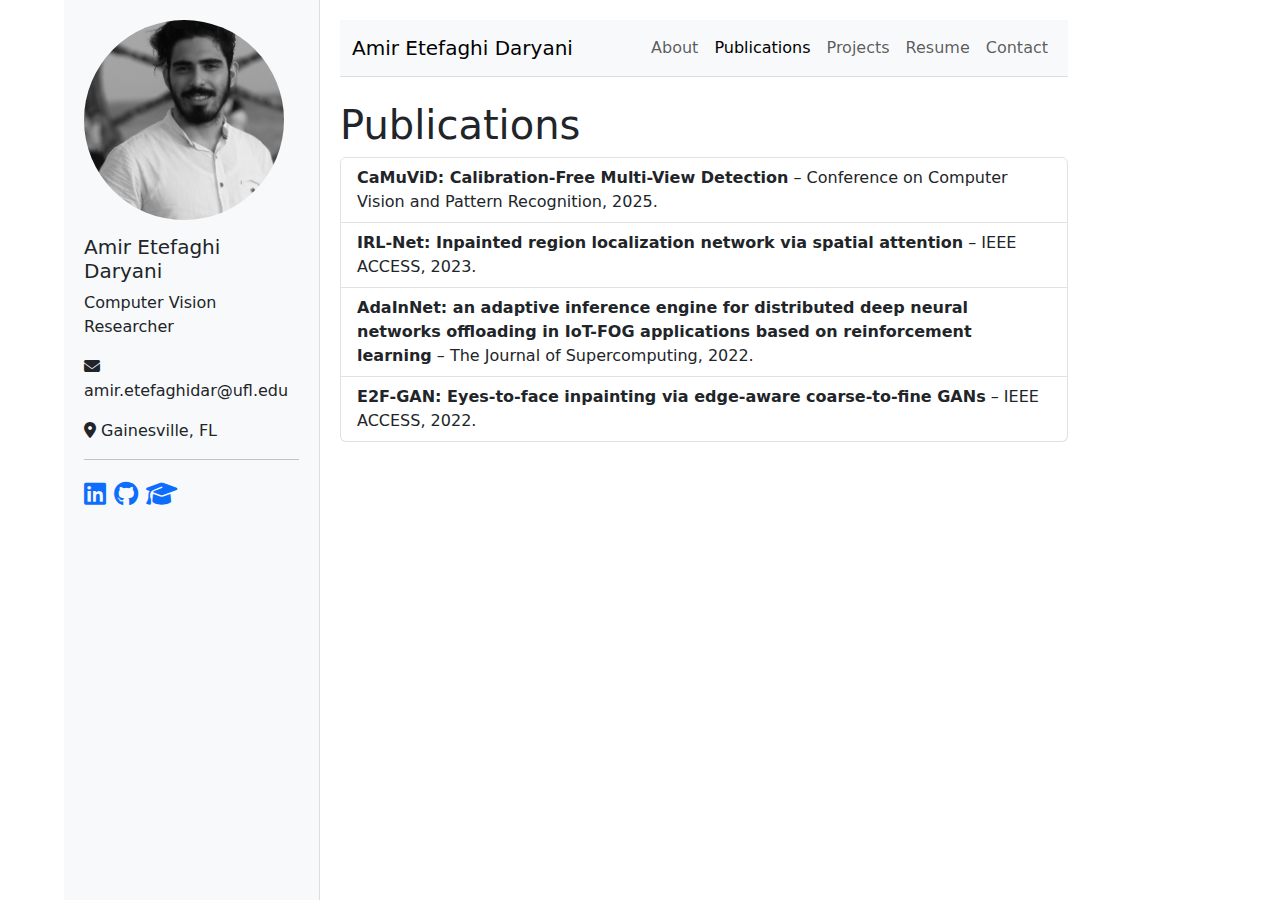
<file: publications.html>
<!DOCTYPE html>
<html lang="en">
<head>
  <meta charset="UTF-8" />
  <meta name="viewport" content="width=device-width, initial-scale=1" />
  <title>Publications | Amir Etefaghi Daryani</title>
  <!-- Bootstrap CSS -->
  <link href="https://cdn.jsdelivr.net/npm/bootstrap@5.3.0/dist/css/bootstrap.min.css" rel="stylesheet" />
  <!-- Font Awesome -->
  <link rel="stylesheet" href="https://cdn.jsdelivr.net/npm/@fortawesome/fontawesome-free@6.4.0/css/all.min.css">
  <!-- Custom CSS -->
  <link rel="stylesheet" href="style.css" />
  <style>
    /* Navbar styling for consistency */
    .navbar {
      border-bottom: 1px solid #ddd;
    }
    /* Footer */
    footer {
      margin-top: 20px;
    }
  </style>
</head>
<body>
  <!-- Sidebar -->
  <div class="sidebar">
    <img src="images/me.jpg" alt="Profile Picture">
    <div class="sidebar-info">
      <h5>Amir Etefaghi Daryani</h5>
      <p>Computer Vision Researcher</p>
    </div>
    <div class="contact-info">
      <p><i class="fas fa-envelope"></i> amir.etefaghidar@ufl.edu</p>
      <p><i class="fas fa-map-marker-alt"></i> Gainesville, FL</p>
    </div>
    <hr>
    <div class="social-icons">
      <a href="https://www.linkedin.com/in/amir-etefaghi/" target="_blank"><i class="fab fa-linkedin"></i></a>
      <a href="https://github.com/amiretefaghi" target="_blank"><i class="fab fa-github"></i></a>
      <a href="https://scholar.google.com/citations?user=bo6Nt6kAAAAJ&hl=en" target="_blank"><i class="fas fa-graduation-cap"></i></a>
      <!-- Add more social icons as needed -->
    </div>
  </div>  

  <!-- Main Content -->
  <div class="main-content">
    <!-- Navigation Bar -->
    <nav class="navbar navbar-expand-lg navbar-light bg-light mb-4">
      <div class="container-fluid">
        <a class="navbar-brand" href="index.html">Amir Etefaghi Daryani</a>
        <button class="navbar-toggler" type="button" data-bs-toggle="collapse" data-bs-target="#navbarNav">
          <span class="navbar-toggler-icon"></span>
        </button>
        <div class="collapse navbar-collapse" id="navbarNav">
          <ul class="navbar-nav ms-auto">
            <li class="nav-item"><a class="nav-link" href="about.html">About</a></li>
            <li class="nav-item"><a class="nav-link active" href="publications.html">Publications</a></li>
            <li class="nav-item"><a class="nav-link" href="projects.html">Projects</a></li>
            <li class="nav-item"><a class="nav-link" href="resume.html">Resume</a></li>
            <li class="nav-item"><a class="nav-link" href="contact.html">Contact</a></li>
          </ul>
        </div>
      </div>
    </nav>

    <!-- Publications Content -->
    <h1>Publications</h1>
    <ul class="list-group">
        <li class="list-group-item">
            <strong>CaMuViD: Calibration-Free Multi-View Detection</strong> – Conference on Computer Vision and Pattern Recognition, 2025.
            <a target="_blank" rel="noopener noreferrer" href="Camuvid.html" class="stretched-link"></a>
          </li>
        <li class="list-group-item">
            <strong>IRL-Net: Inpainted region localization network via spatial attention</strong> – IEEE ACCESS, 2023.
            <a target="_blank" rel="noopener noreferrer" href="IRL-Net.html" class="stretched-link"></a>
          </li>
        <li class="list-group-item">
            <strong>AdaInNet: an adaptive inference engine for distributed deep neural networks offloading in IoT-FOG applications based on reinforcement learning</strong> – The Journal of Supercomputing, 2022.
            <a target="_blank" rel="noopener noreferrer" href="AdaInNet.html" class="stretched-link"></a>
          </li>
        <li class="list-group-item">
          <strong>E2F-GAN: Eyes-to-face inpainting via edge-aware coarse-to-fine GANs</strong> – IEEE ACCESS, 2022.
          <a target="_blank" rel="noopener noreferrer" href="EtoF.html" class="stretched-link"></a>
        </li>
        <!-- More items -->
      </ul>
      

  <!-- Footer -->
  <!-- <footer class="bg-dark text-white text-center py-3">
    <div class="container">
      <p>&copy; 2025 Amir Etefaghi Daryani. All Rights Reserved.</p>
    </div>
  </footer> -->

  <!-- Bootstrap JS Bundle -->
  <script src="https://cdn.jsdelivr.net/npm/bootstrap@5.3.0/dist/js/bootstrap.bundle.min.js"></script>
</body>
</html>
</file>
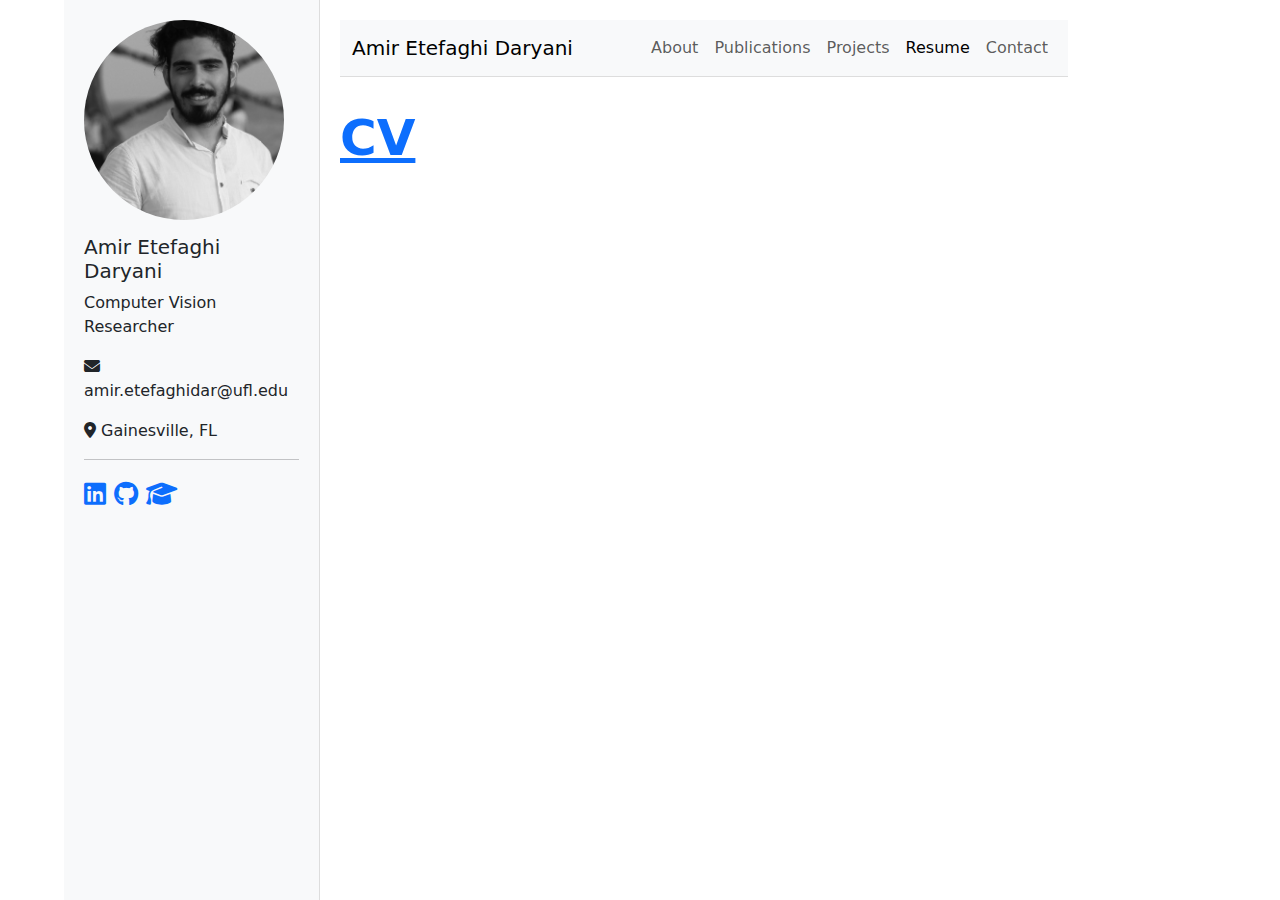
<file: resume.html>
<!DOCTYPE html>
<html lang="en">
<head>
  <meta charset="UTF-8" />
  <meta name="viewport" content="width=device-width, initial-scale=1" />
  <title>Resume | Amir Etefaghi Daryani</title>
  <link href="https://cdn.jsdelivr.net/npm/bootstrap@5.3.0/dist/css/bootstrap.min.css" rel="stylesheet" />
  <link rel="stylesheet" href="https://cdn.jsdelivr.net/npm/@fortawesome/fontawesome-free@6.4.0/css/all.min.css">
  <link rel="stylesheet" href="style.css" />
  <style>
    /* Navbar styling for consistency */
    .navbar {
      border-bottom: 1px solid #ddd;
    }
    /* Footer */
    footer {
      margin-top: 20px;
    }
  </style>
</head>
<body>
  <!-- Sidebar -->
  <div class="sidebar">
    <img src="images/me.jpg" alt="Profile Picture">
    <div class="sidebar-info">
      <h5>Amir Etefaghi Daryani</h5>
      <p>Computer Vision Researcher</p>
    </div>
    <div class="contact-info">
      <p><i class="fas fa-envelope"></i> amir.etefaghidar@ufl.edu</p>
      <p><i class="fas fa-map-marker-alt"></i> Gainesville, FL</p>
    </div>
    <hr>
    <div class="social-icons">
      <a href="https://www.linkedin.com/in/amir-etefaghi/" target="_blank"><i class="fab fa-linkedin"></i></a>
      <a href="https://github.com/amiretefaghi" target="_blank"><i class="fab fa-github"></i></a>
      <a href="https://scholar.google.com/citations?user=bo6Nt6kAAAAJ&hl=en" target="_blank"><i class="fas fa-graduation-cap"></i></a>
      <!-- Add more social icons as needed -->
    </div>
  </div>  

  <!-- Main Content -->
  <div class="main-content">
    <nav class="navbar navbar-expand-lg navbar-light bg-light mb-4">
      <div class="container-fluid">
        <a class="navbar-brand" href="index.html">Amir Etefaghi Daryani</a>
        <button class="navbar-toggler" type="button" data-bs-toggle="collapse" data-bs-target="#navbarNav">
          <span class="navbar-toggler-icon"></span>
        </button>
        <div class="collapse navbar-collapse" id="navbarNav">
          <ul class="navbar-nav ms-auto">
            <li class="nav-item"><a class="nav-link" href="about.html">About</a></li>
            <li class="nav-item"><a class="nav-link" href="publications.html">Publications</a></li>
            <li class="nav-item"><a class="nav-link" href="projects.html">Projects</a></li>
            <li class="nav-item"><a class="nav-link active" href="resume.html">Resume</a></li>
            <li class="nav-item"><a class="nav-link" href="contact.html">Contact</a></li>
          </ul>
        </div>
      </div>
    </nav>

    <!-- Resume Content -->
    <!-- <h1>Resume</h1> -->
    <p style="font-size:50px">
      <a target="_blank" rel="noopener noreferrer" href="CV_Amir.pdf"><strong>CV</strong></a>
    </p>
  </div>

  <!-- Footer -->
  <!-- <footer class="bg-dark text-white text-center py-3">
    <div class="container">
      <p>&copy; 2025 Amir Etefaghi Daryani. All Rights Reserved.</p>
    </div>
  </footer> -->

  <script src="https://cdn.jsdelivr.net/npm/bootstrap@5.3.0/dist/js/bootstrap.bundle.min.js"></script>
</body>
</html>
</file>
<file: style.css>
/* style.css */
  
/* Hero section styling */
.hero-section {
    /* Set a smaller height */
    height: 10px;
    /* Remove any background image if previously set */
    background-image: none;
    background-size: cover;
    background-position: center;
    display: flex;
    align-items: center;
    justify-content: center;
    position: relative;
  }

/* Adjust carousel item padding to reduce vertical space */
.achievement-carousel .carousel-item {
padding: 20px 0;
}

/* Optional: Adjust section margins for all sections */
section {
margin-top: 20px;
margin-bottom: 20px;
}
  
/* Set carousel indicator bullets to black */
.carousel-indicators [data-bs-target] {
    background-color: #000;
  }
  
  /* Ensure the active bullet remains black */
  .carousel-indicators .active {
    background-color: #000;
  }
  
  /* Override link color within carousel items */
  .carousel-item a {
    color: #000 !important;
    text-decoration: none;
  }
  
  /* Optionally, override hover state for links */
  .carousel-item a:hover {
    color: #000 !important;
    text-decoration: none;
  }
  
/* Fixed Sidebar */
.sidebar {
  position: fixed;
  top: 0;
  left: 0;
  width: 20%;
  height: 100%;
  background-color: #f8f9fa;
  padding: 20px;
  overflow-y: auto;
  border-right: 1px solid #ddd;
  margin-left: 5%; /* Sidebar width plus spacing */
  margin-right: 75%; /* Sidebar width plus spacing */
}
.sidebar img {
  width: 200px;
  height: 200px;
  object-fit: cover;
  border-radius: 50%;
  margin-bottom: 15px;
}
.sidebar .sidebar-info,
.sidebar .contact-info {
  margin-bottom: 15px;
}

.sidebar .social-icons{
  margin-bottom: 15px;
  font-size: 25px;
}

.main-content {
  margin-left: 25%; /* Sidebar width plus spacing */
  margin-right: 15%; /* Sidebar width plus spacing */
  padding: 20px;
  width: 60%;
}

/* Mobile styles: Horizontal top bar */
@media (max-width: 768px) {
  .sidebar {
    position: static; /* Remove fixed positioning */
    width: 100%;
    height: auto;
    border-right: none;
    border-bottom: 1px solid #ddd;
    padding: 10px 20px;
    display: flex;
    flex-direction: row;
    align-items: center;
    justify-content: space-between;
    flex-wrap: wrap;
    margin-left: 0;
    margin-right: 0;
  }
  
  /* Adjust image styling for horizontal layout */
  .sidebar img {
    margin-bottom: 0;
    margin-right: 10px;
  }
  
  /* Group textual information */
  .sidebar .sidebar-info,
  .sidebar .contact-info {
    display: flex;
    flex-direction: column;
    align-items: flex-start;
    margin-bottom: 0;
    margin-right: 10px;
  }
  
  /* Social icons remain inline */
  .sidebar .social-icons a {
    margin: 0 5px;
    font-size: 1.2rem;
  }
  
  /* Main content takes full width on mobile */
  .main-content {
    width: 100% !important;
    margin-left: 0 !important;
    margin-right: 0 !important;
    padding: 10px 20px; /* Adjust padding as needed */
  }
}

/* Footer */
footer {
  margin-bottom: 0;
  margin-top: 100%;
}
</file>
